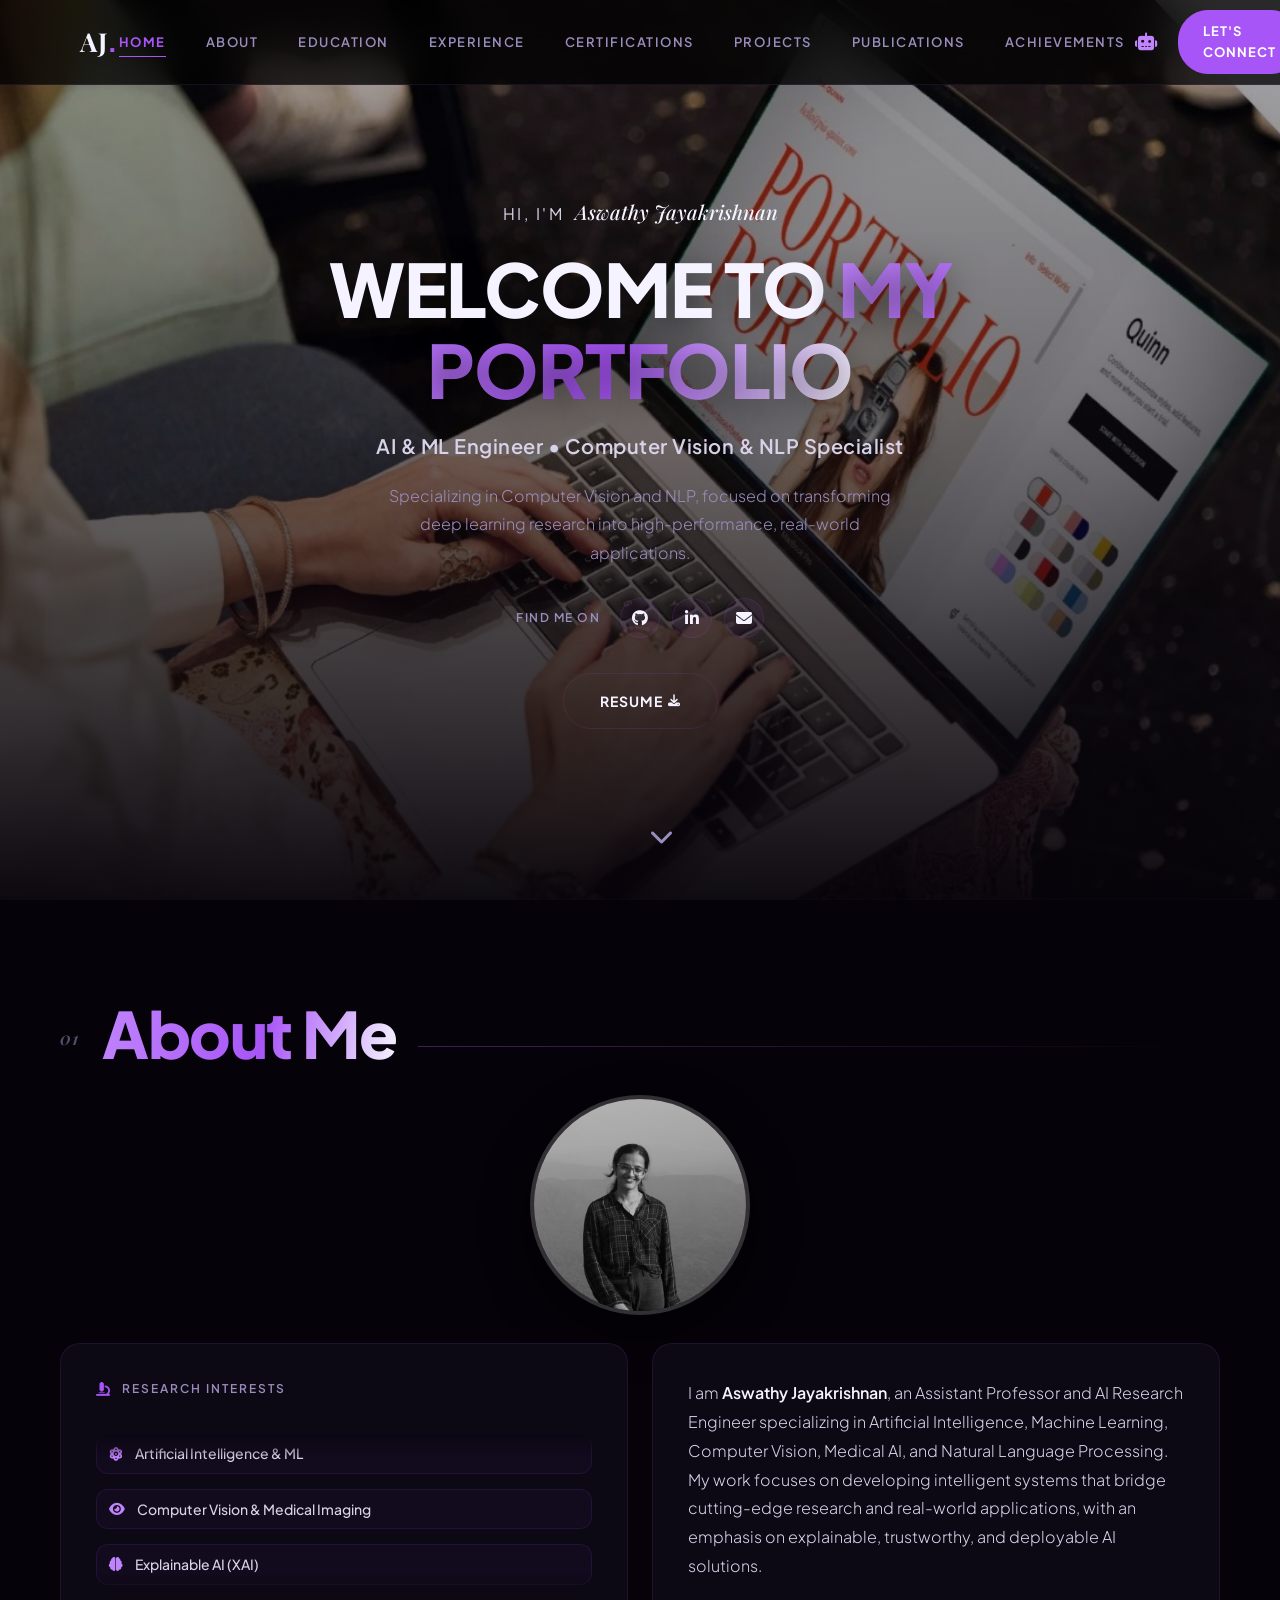
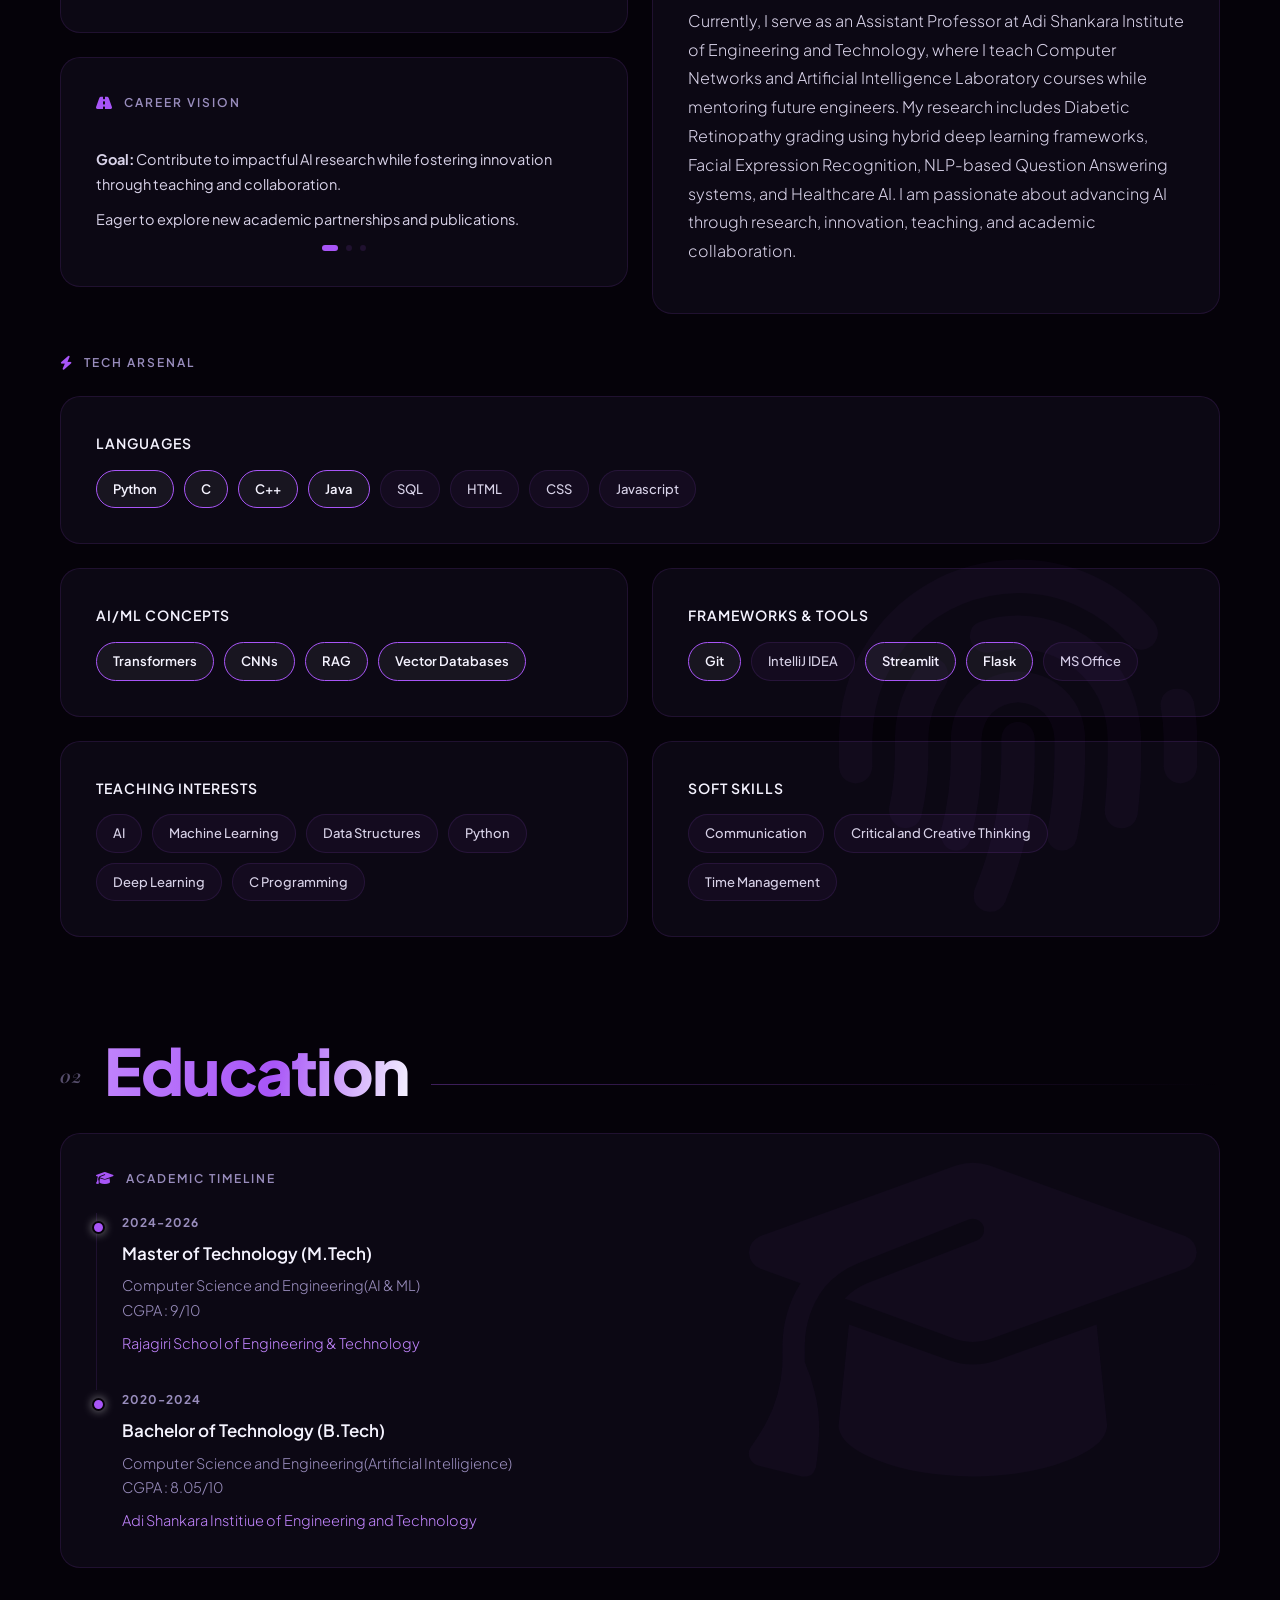
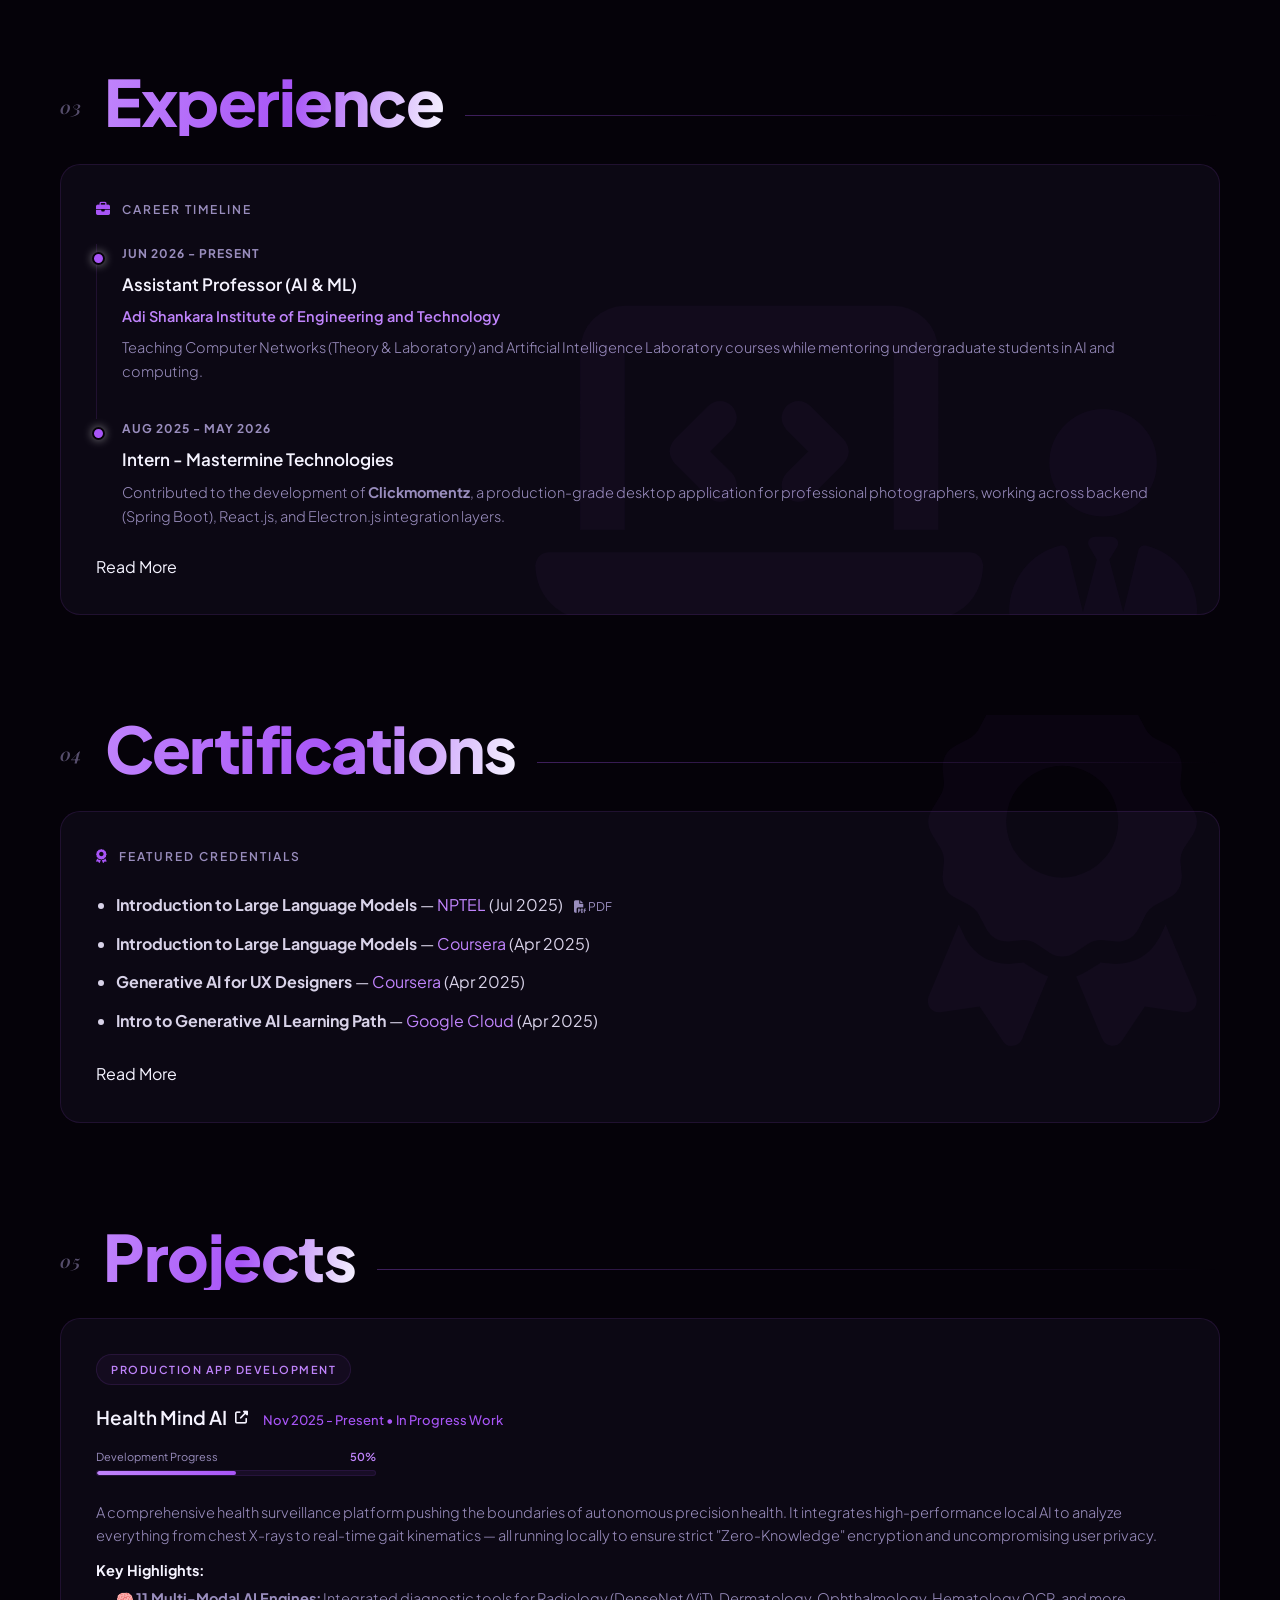
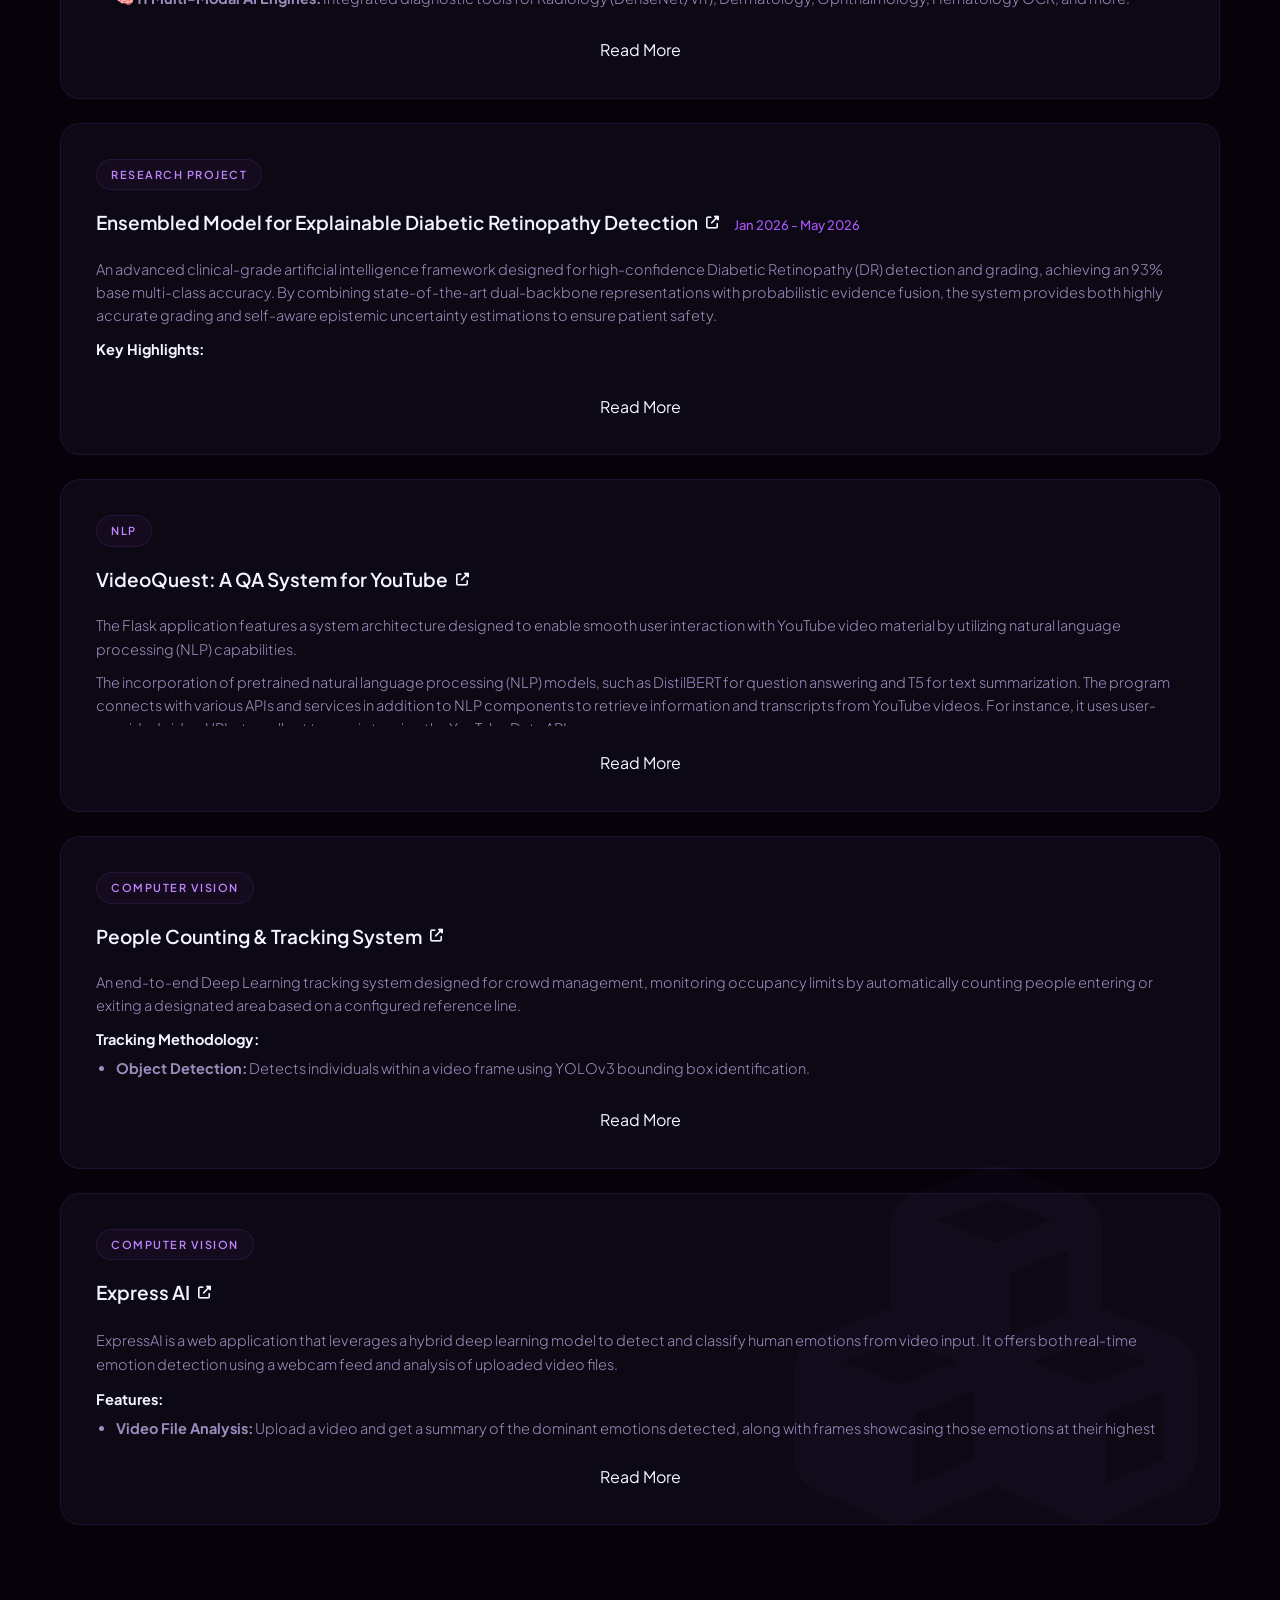
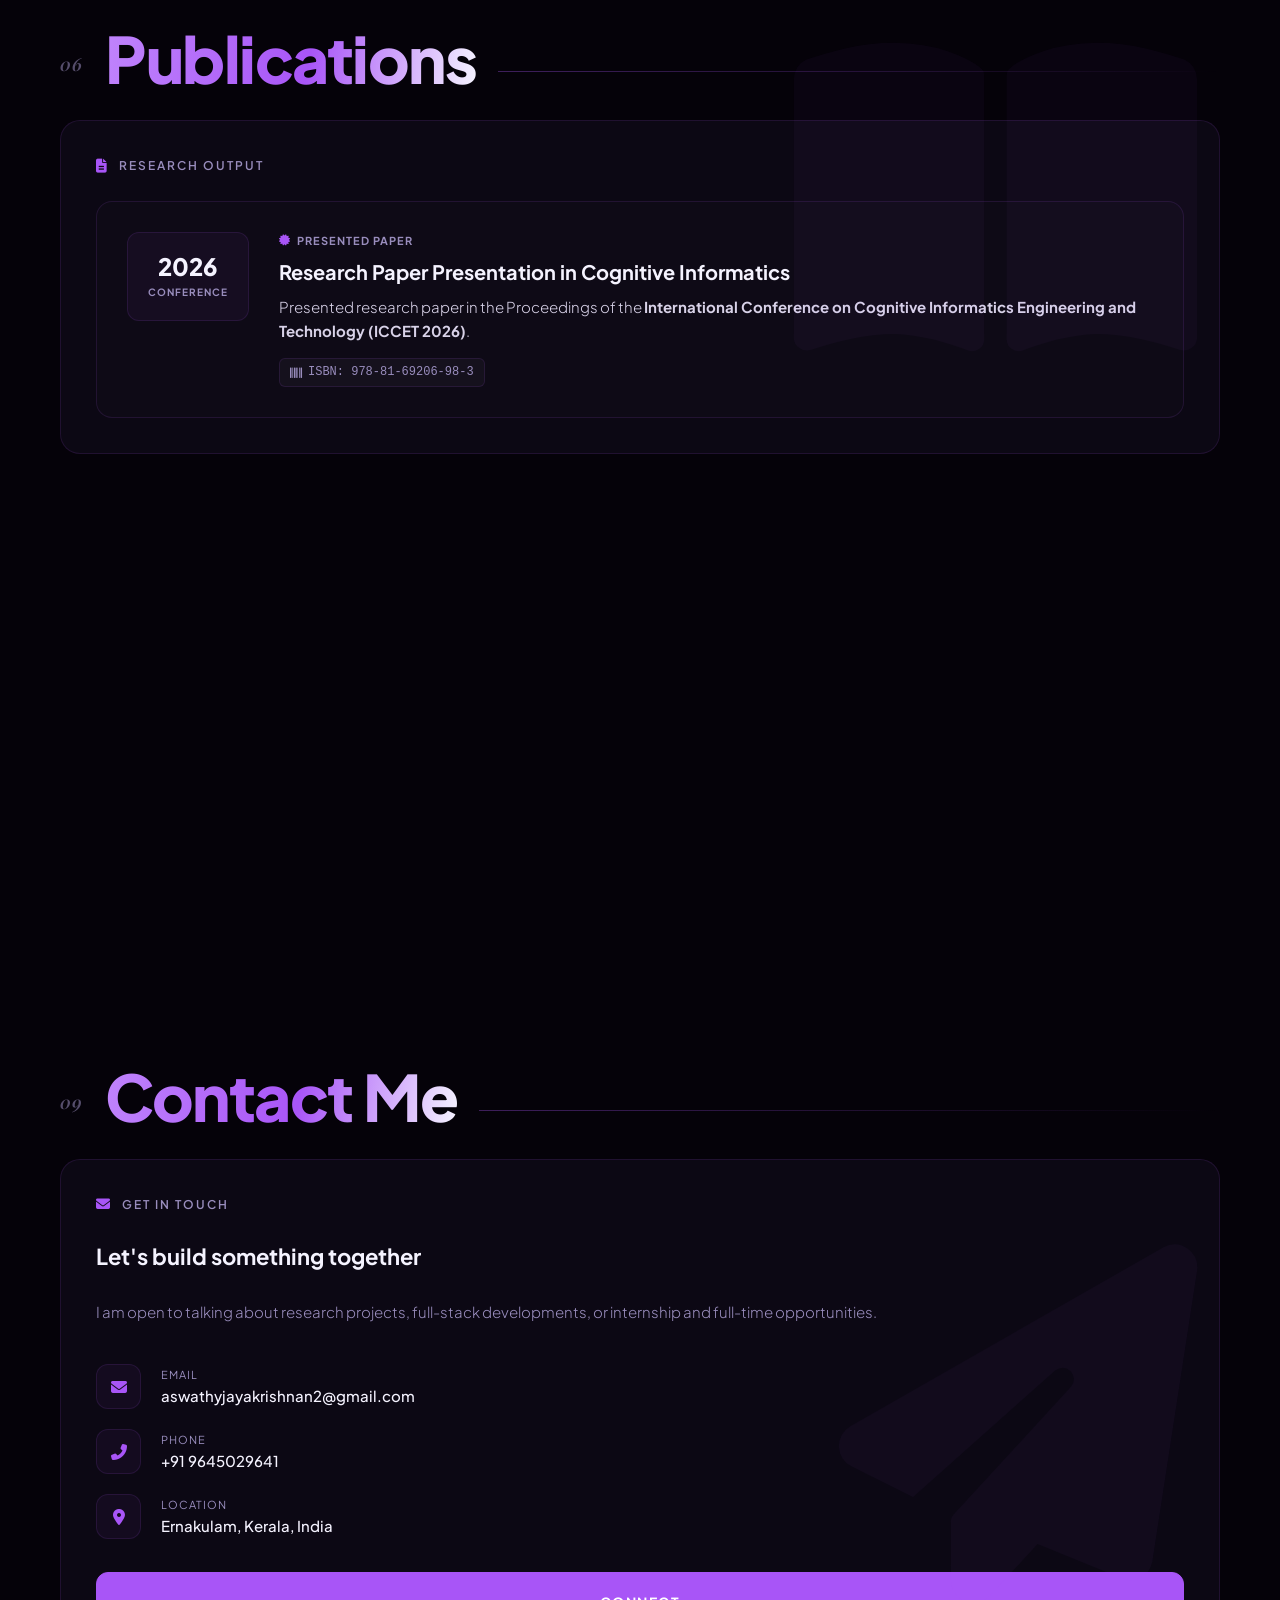
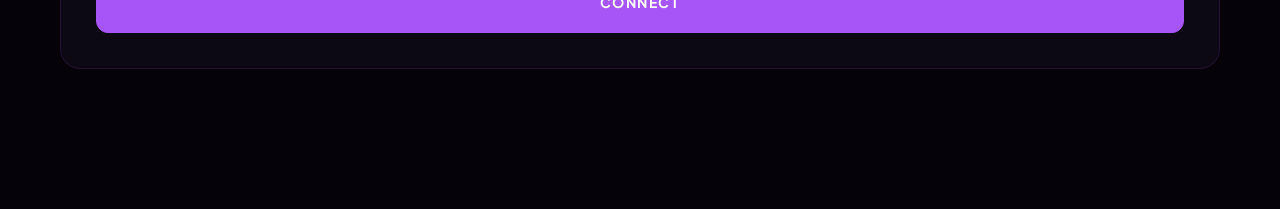
<file: index.html>
<!DOCTYPE html>
<html lang="en">

<head>
  <meta charset="UTF-8">
  <meta name="viewport" content="width=device-width, initial-scale=1.0">
  <title>Aswathy Jayakrishnan | AI Engineer</title>
  <link rel="stylesheet" href="assets/css/style.css">
  <link rel="stylesheet" href="https://cdnjs.cloudflare.com/ajax/libs/font-awesome/6.4.0/css/all.min.css">
  <style>
    /* AI widget & nav icon */
    .nav-ai-btn { background: transparent; border: none; color: var(--text-main); font-size: 16px; cursor: pointer; padding: 6px 10px; display: inline-flex; align-items:center; gap:6px; }
    .nav-ai-btn i { font-size: 18px; color: var(--accent-1); }
    .nav-actions { margin-left: auto; display:flex; gap:10px; align-items:center; }

    /* Dark-mode friendly widget appearance */
    .ai-widget {
      position: fixed;
      right: 24px;
      top: 18%;
      width: 340px;
      max-width: calc(100% - 48px);
      height: 420px;
      background: linear-gradient(180deg, rgba(8,7,13,0.95), rgba(12,10,18,0.98));
      color: #e6e6ee;
      border: 1px solid rgba(255,255,255,0.03);
      box-shadow: 0 10px 40px rgba(2,6,23,0.6);
      border-radius: 12px;
      overflow: hidden;
      z-index: 9999;
      transform: translateX(12px);
      opacity:0;
      transition: all 220ms ease;
      pointer-events: none;
      display:flex;
      flex-direction:column;
      backdrop-filter: blur(6px);
    }
    .ai-widget.open { transform: translateX(0); opacity:1; pointer-events:auto; }

    .ai-widget-header {
      display:flex;
      align-items:center;
      justify-content:space-between;
      padding:10px 12px;
      border-bottom:1px solid rgba(255,255,255,0.03);
      background: linear-gradient(90deg, rgba(168,85,247,0.03), rgba(58,140,255,0.02));
      color: #e6e6ee;
    }
    .ai-widget-title { font-weight:600; font-size:14px; color: #f3f3f7; display:flex; gap:8px; align-items:center;}
    .ai-widget-title i { color: var(--accent-1); }
    .ai-widget-close { background:transparent; border:none; font-size:14px; cursor:pointer; color:rgba(230,230,238,0.8); }

    .ai-widget-body { padding:12px; overflow:auto; flex:1; background:transparent; }
    .ai-widget-footer { padding:8px; border-top:1px solid rgba(255,255,255,0.02); display:flex; gap:8px; align-items:center; }

    .ai-widget .assistant-chat-window { max-height: calc(100% - 44px); overflow:auto; padding-right:6px; }

    /* Chat message layout and bubbles */
    .assistant-message { display:flex; gap:10px; margin-bottom:12px; align-items:flex-start; }
    .assistant-avatar { width:34px; height:34px; border-radius:50%; display:flex; align-items:center; justify-content:center; background: rgba(255,255,255,0.02); color: var(--accent-1); flex:0 0 34px; }
    .assistant-message .assistant-bubble { padding:10px 14px; border-radius:12px; max-width:100%; line-height:1.45; color: #dcdce8; background: rgba(255,255,255,0.02); border: 1px solid rgba(255,255,255,0.02); }

    /* User bubble (right aligned) */
    .assistant-message-user { justify-content:flex-end; }
    .assistant-message-user .assistant-bubble { background: linear-gradient(90deg, #6b46c1, #3a8cff); color: #fff; border: none; border-radius: 18px; }

    /* Bot bubble */
    .assistant-message-bot .assistant-bubble { background: rgba(255,255,255,0.02); color: #e6e6ee; }

    /* Input styling */
    .ai-widget-footer input[type="text"] { flex:1; border-radius:20px; padding:8px 12px; border:1px solid rgba(255,255,255,0.04); background: rgba(255,255,255,0.02); color:#eee; outline:none; }
    .ai-widget-footer input::placeholder { color: rgba(230,230,238,0.5); }
    .ai-widget-footer .btn-secondary { padding:8px 12px; border-radius:20px; }

    @media (max-width:600px){ .ai-widget{ right:12px; left:12px; top:auto; bottom:16px; width:auto; height:360px;} }

  </style>
</head>

<body>
  <canvas id="portfolio-dots-canvas"></canvas>


  <nav class="top-nav">
    <a href="#home" class="nav-logo">AJ<span>.</span></a>
    <div class="nav-links">
      <a href="#home" class="active">Home</a>
      <a href="#about">About</a>
      <a href="#education">Education</a>
      <a href="#experience">Experience</a>
      <a href="#certifications">Certifications</a>
      <a href="#projects">Projects</a>
      <a href="#publications">Publications</a>
      <a href="#achievements">Achievements</a>
    </div>
    <div class="nav-actions">
      <button id="ai-toggle-btn" class="nav-ai-btn" aria-label="Open AI Assistant" title="Open AI Assistant"><i class="fas fa-robot"></i></button>
      <a href="#contact" class="nav-contact-btn contact-trigger">Let's connect</a>
    </div>
    <button class="mobile-menu-toggle" aria-label="Toggle Menu">
      <span class="hamburger-bar"></span>
      <span class="hamburger-bar"></span>
      <span class="hamburger-bar"></span>
    </button>
  </nav>

  <div class="layout">
    <!-- MAIN CONTENT -->
    <main class="main-content" id="cards">

      <!-- ====== HOME PAGE (HERO) ====== -->
      <section class="page-section active hero-section" id="home">
        <div class="hero-content-wrap">
          <p class="hero-eyebrow">Hi, I'm <span class="highlight-name">Aswathy Jayakrishnan</span></p>
          <h1 class="hero-main-title">Welcome to <span class="grad-word">My Portfolio</span></h1>
          <p class="hero-role">AI &amp; ML Engineer &bull; Computer Vision &amp; NLP Specialist</p>
          <p class="hero-desc">
            Specializing in Computer Vision and NLP, focused on transforming deep learning research into
            high-performance, real-world applications.
          </p>

          <div class="hero-find-me">
            <span class="find-me-label">Find Me on</span>
            <div class="find-me-socials">
              <a href="https://github.com/aswathyjk472" target="_blank" title="GitHub"><i
                  class="fab fa-github"></i></a>
              <a href="https://www.linkedin.com/in/aswathyjk472" target="_blank" title="LinkedIn"><i
                  class="fab fa-linkedin-in"></i></a>
              <a href="https://mail.google.com/mail/?view=cm&fs=1&to=aswathyjayakrishnan2@gmail.com" target="_blank"
                title="Email"><i class="fas fa-envelope"></i></a>
            </div>
          </div>

          <div class="hero-actions">
            <a href="assets/resume.pdf" download class="btn-secondary">Resume <i class="fas fa-download"
                style="font-size: 12px; margin-left: 5px;"></i></a>
          </div>
        </div>
        <div class="scroll-down-indicator">
          <a href="#about" aria-label="Scroll down to About section">
            <i class="fas fa-chevron-down"></i>
          </a>
        </div>
      </section>

      <!-- ====== ABOUT PAGE ====== -->
      <section class="page-section" id="about">
        <div class="section-heading span-2">
          <span class="section-heading-index">01</span>
          <h2 class="section-heading-title grad-word">About Me</h2>
        </div>
        <div class="about-photo-showcase span-2">
          <div class="about-photo-flip">
            <div class="about-photo-flip-inner">
              <div class="about-photo-face about-photo-front">
                <img src="profilephoto.jpeg" alt="Aswathy Jayakrishnan">
              </div>
              <div class="about-photo-face about-photo-back">
                <img src="profilephoto.jpeg" alt="Aswathy Jayakrishnan">
              </div>
            </div>
          </div>
        </div>

        <!-- LEFT COLUMN: RESEARCH INTERESTS & CAREER VISION -->
        <div class="about-left-col">

          <!-- Research Interests Card with animated scrolling tag list -->
          <div class="bento-card research-interests-card">
            <div class="title-sm"><i class="fas fa-microscope"></i> Research Interests</div>
            <div class="ticker-wrap">
              <div class="ticker-content">
                <div class="ticker-item"><i class="fas fa-atom"></i> Artificial Intelligence & ML</div>
                <div class="ticker-item"><i class="fas fa-eye"></i> Computer Vision & Medical Imaging</div>
                <div class="ticker-item"><i class="fas fa-brain"></i> Explainable AI (XAI)</div>
                <div class="ticker-item"><i class="fas fa-network-wired"></i> Deep Learning & Transformers</div>
                <div class="ticker-item"><i class="fas fa-language"></i> Natural Language Processing</div>
                <div class="ticker-item"><i class="fas fa-project-diagram"></i> Multimodal AI Systems</div>
                <div class="ticker-item"><i class="fas fa-heartbeat"></i> Healthcare & Diagnostics AI</div>
                <div class="ticker-item"><i class="fas fa-shield-alt"></i> Uncertainty-Aware Learning</div>
                <div class="ticker-item"><i class="fas fa-users-cog"></i> Human-Centered AI</div>

                <!-- Duplicate for seamless scrolling -->
                <div class="ticker-item"><i class="fas fa-atom"></i> Artificial Intelligence & ML</div>
                <div class="ticker-item"><i class="fas fa-eye"></i> Computer Vision & Medical Imaging</div>
                <div class="ticker-item"><i class="fas fa-brain"></i> Explainable AI (XAI)</div>
                <div class="ticker-item"><i class="fas fa-network-wired"></i> Deep Learning & Transformers</div>
                <div class="ticker-item"><i class="fas fa-language"></i> Natural Language Processing</div>
              </div>
            </div>
          </div>

          <!-- Career Vision Card with smooth slide/fade animations -->
          <div class="bento-card career-vision-card">
            <div class="title-sm"><i class="fas fa-road"></i> Career Vision</div>
            <div class="vision-slider">
              <div class="vision-slide active">
                <p style="margin-bottom: 10px;"><strong>Goal:</strong> Contribute to impactful AI research while
                  fostering innovation through teaching and collaboration.</p>
                <p>Eager to explore new academic partnerships and publications.</p>
              </div>
              <div class="vision-slide">
                <p style="margin-bottom: 10px;"><strong>Active Search:</strong> Actively seeking opportunities in
                  Research Engineering, AI Research, Doctoral Studies, and Assistant Professor roles.</p>
                <p>Ready to contribute to cutting-edge research teams.</p>
              </div>
              <div class="vision-slide">
                <p style="margin-bottom: 10px;"><strong>Mentorship:</strong> Dedicated to advancing AI technologies and
                  mentoring future computer science innovators.</p>
                <p>Believer in human-centered AI and knowledge sharing.</p>
              </div>
            </div>
            <div class="vision-dots">
              <span class="dot active"></span>
              <span class="dot"></span>
              <span class="dot"></span>
            </div>
          </div>

        </div>

        <!-- RIGHT COLUMN: ABOUT ME -->
        <div class="about-right-col">
          <div class="bento-card">
            <div class="about-text" style="display: flex; flex-direction: column; gap: 14px;">
              <p>I am <strong>Aswathy Jayakrishnan</strong>, an Assistant Professor and AI Research Engineer
                specializing in Artificial Intelligence, Machine Learning, Computer Vision, Medical AI, and Natural
                Language Processing. My work focuses on developing intelligent systems that bridge cutting-edge research
                and real-world applications, with an emphasis on explainable, trustworthy, and deployable AI solutions.
              </p>
              <p>Currently, I serve as an Assistant Professor at Adi Shankara Institute of Engineering and Technology,
                where I teach Computer Networks and Artificial Intelligence Laboratory courses while mentoring future
                engineers. My research includes Diabetic Retinopathy grading using hybrid deep learning frameworks,
                Facial Expression Recognition, NLP-based Question Answering systems, and Healthcare AI. I am passionate
                about advancing AI through research, innovation, teaching, and academic collaboration.</p>
            </div>
          </div>
        </div>

        <!-- TECH ARSENAL HEADER -->
        <div class="title-sm span-2" style="margin-top: 15px; margin-bottom: 0px;"><i class="fas fa-bolt"></i> Tech
          Arsenal</div>

        <!-- Languages -->
        <div class="bento-card span-2">
          <div
            style="font-size: 14px; color: var(--text-main); text-transform: uppercase; letter-spacing: 1px; margin-bottom: 15px; font-weight: 600;">
            Languages</div>
          <div class="skills-wrapper">
            <div class="skill-chip highlight">Python</div>
            <div class="skill-chip highlight">C</div>
            <div class="skill-chip highlight">C++</div>
            <div class="skill-chip highlight">Java</div>
            <div class="skill-chip">SQL</div>
            <div class="skill-chip">HTML</div>
            <div class="skill-chip">CSS</div>
            <div class="skill-chip">Javascript</div>
          </div>
        </div>

        <!-- AI/ML Concepts -->
        <div class="bento-card">
          <div
            style="font-size: 14px; color: var(--text-main); text-transform: uppercase; letter-spacing: 1px; margin-bottom: 15px; font-weight: 600;">
            AI/ML Concepts</div>
          <div class="skills-wrapper">
            <div class="skill-chip highlight">Transformers</div>
            <div class="skill-chip highlight">CNNs</div>
            <div class="skill-chip highlight">RAG</div>
            <div class="skill-chip highlight">Vector Databases</div>
          </div>
        </div>

        <!-- Frameworks & Tools -->
        <div class="bento-card">
          <div
            style="font-size: 14px; color: var(--text-main); text-transform: uppercase; letter-spacing: 1px; margin-bottom: 15px; font-weight: 600;">
            Frameworks & Tools</div>
          <div class="skills-wrapper">
            <div class="skill-chip highlight">Git</div>
            <div class="skill-chip">IntelliJ IDEA</div>
            <div class="skill-chip highlight">Streamlit</div>
            <div class="skill-chip highlight">Flask</div>
            <div class="skill-chip">MS Office</div>
          </div>
        </div>

        <!-- Teaching Interests -->
        <div class="bento-card">
          <div
            style="font-size: 14px; color: var(--text-main); text-transform: uppercase; letter-spacing: 1px; margin-bottom: 15px; font-weight: 600;">
            Teaching Interests</div>
          <div class="skills-wrapper">
            <div class="skill-chip">AI</div>
            <div class="skill-chip">Machine Learning</div>
            <div class="skill-chip">Data Structures</div>
            <div class="skill-chip">Python</div>
            <div class="skill-chip">Deep Learning</div>
            <div class="skill-chip">C Programming</div>
          </div>
        </div>

        <!-- Soft Skills -->
        <div class="bento-card">
          <div
            style="font-size: 14px; color: var(--text-main); text-transform: uppercase; letter-spacing: 1px; margin-bottom: 15px; font-weight: 600;">
            Soft Skills</div>
          <div class="skills-wrapper">
            <div class="skill-chip">Communication</div>
            <div class="skill-chip">Critical and Creative Thinking</div>
            <div class="skill-chip">Time Management</div>
          </div>
        </div>
        <div class="section-bg-icon"><i class="fas fa-fingerprint"></i></div>
      </section>

      <!-- ====== EDUCATION PAGE ====== -->
      <section class="page-section" id="education">
        <div class="section-heading span-2">
          <span class="section-heading-index">02</span>
          <h2 class="section-heading-title grad-word">Education</h2>
        </div>
        <div class="bento-card span-2">
          <div class="title-sm"><i class="fas fa-graduation-cap"></i> Academic Timeline</div>

          <div class="timeline-item">
            <div class="tl-date">2024-2026</div>
            <div class="tl-title">Master of Technology (M.Tech)</div>
            <div class="tl-desc">
              <p>Computer Science and Engineering(AI & ML)
                <br>CGPA : 9/10
              </p>
              <p style="margin-top: 8px; color: var(--accent-1);">Rajagiri School of Engineering & Technology</p>
            </div>
          </div>

          <div class="timeline-item" style="border-left-color:transparent; padding-bottom:0;">
            <div class="tl-date">2020-2024</div>
            <div class="tl-title">Bachelor of Technology (B.Tech)</div>
            <div class="tl-desc">
              <p>Computer Science and Engineering(Artificial Intelligience)
                <br>CGPA : 8.05/10
              </p>
              <p style="margin-top: 8px; color: var(--accent-1);">Adi Shankara Institiue of Engineering and Technology
              </p>

            </div>
          </div>
        </div>
        <div class="section-bg-icon"><i class="fas fa-graduation-cap"></i></div>
      </section>

      <!-- ====== EXPERIENCE PAGE ====== -->
      <section class="page-section" id="experience">
        <div class="section-heading span-2">
          <span class="section-heading-index">03</span>
          <h2 class="section-heading-title grad-word">Experience</h2>
        </div>
        <!-- EXPERIENCE -->
        <div class="bento-card span-2">
          <div class="title-sm"><i class="fas fa-briefcase"></i> Career Timeline</div>

          <div class="timeline-item">
            <div class="tl-date">Jun 2026 - Present</div>
            <div class="tl-title">Assistant Professor (AI & ML)</div>
            <div class="tl-desc">
              <p style="margin-top: 4px; color: var(--accent-1); font-weight: 600; margin-bottom: 6px;">Adi Shankara
                Institute of Engineering and Technology</p>
              <p>Teaching Computer Networks (Theory & Laboratory) and Artificial Intelligence Laboratory courses while
                mentoring undergraduate students in AI and computing.</p>
            </div>
          </div>

          <div class="timeline-item" style="border-left-color:transparent; padding-bottom: 0;">
            <div class="tl-date">Aug 2025 - May 2026</div>
            <div class="tl-title">Intern - Mastermine Technologies</div>
            <div class="tl-desc">
              <p style="margin-bottom: 10px;">Contributed to the development of <strong>Clickmomentz</strong>, a
                production-grade desktop application for professional photographers, working across backend (Spring
                Boot), React.js, and Electron.js integration layers.</p>
            </div>
          </div>

          <div id="experience-more" hidden>
            <div class="timeline-item">
              <div class="tl-date">Dec 2025 - Mar 2026</div>
              <div class="tl-title">Teaching Assistant</div>
              <div class="tl-desc">
                <p style="margin-bottom: 10px;">Guided undergraduate engineering students in Python Programming, Data Structures, and Database Management Systems (DBMS). Conducted code review sessions and assisted faculty in laboratory examinations and coursework grading.</p>
                <div class="skills-wrapper">
                  <span class="skill-chip">Python Programming</span><span class="skill-chip">DBMS &amp; SQL</span>
                  <span class="skill-chip">Data Structures</span><span class="skill-chip">Student Mentoring</span>
                </div>
              </div>
            </div>
            <div class="timeline-item" style="border-left-color:transparent; padding-bottom:0;">
              <div class="tl-date">May 2023 - Jun 2023</div>
              <div class="tl-title">AI / NLP Intern</div>
              <div class="tl-desc">
                <p style="margin-bottom: 10px;">Developed an NLP-based emotion detection system that classifies textual data (tweets) into multiple emotional categories using machine learning techniques. Implemented preprocessing, feature extraction (TF-IDF), and classification models for emotion prediction.</p>
                <div class="skills-wrapper">
                  <span class="skill-chip highlight">Natural Language Processing</span><span class="skill-chip highlight">Python</span>
                  <span class="skill-chip highlight">TF-IDF</span><span class="skill-chip">Scikit-Learn</span><span class="skill-chip">Sentiment Analysis</span>
                </div>
                <a href="https://github.com/aswathyjk472/Tweet-Emotion-Recognition" target="_blank" rel="noopener noreferrer">View Tweet Emotion Recognition Project on GitHub</a>
              </div>
            </div>
          </div>
          <div class="section-read-more-wrap">
            <button type="button" class="section-read-more-btn" data-expand-toggle="experience-more" aria-expanded="false" aria-controls="experience-more"><span>Read More</span></button>
          </div>
        </div>
        <div class="section-bg-icon" style="display: flex; gap: 2vw; align-items: baseline;"><i
            class="fas fa-laptop-code"></i><i class="fas fa-user-tie" style="font-size: 0.6em;"></i></div>
      </section>

      <!-- ====== CERTIFICATIONS PAGE ====== -->
      <section class="page-section" id="certifications">
        <div class="section-heading span-2">
          <span class="section-heading-index">04</span>
          <h2 class="section-heading-title grad-word">Certifications</h2>
        </div>

        <!-- Featured Certifications Overview -->
        <div class="bento-card span-2">
          <div class="title-sm"><i class="fas fa-award"></i> Featured Credentials</div>

          <ul style="margin-left: 20px; color: var(--text-secondary); line-height: 1.8; margin-bottom: 10px;">
            <li style="margin-bottom: 10px;">
              <strong>Introduction to Large Language Models</strong> &mdash; <span
                style="color: var(--accent-1);">NPTEL</span> (Jul 2025)
              <a href="assets/nptel_certificate.pdf" target="_blank"
                style="margin-left: 8px; color: var(--text-muted); font-size: 12px; text-decoration: none;">
                <i class="fas fa-file-pdf"></i> PDF
              </a>
            </li>
            <li style="margin-bottom: 10px;">
              <strong>Introduction to Large Language Models</strong> &mdash; <span
                style="color: var(--accent-1);">Coursera</span> (Apr 2025)
            </li>
            <li style="margin-bottom: 10px;">
              <strong>Generative AI for UX Designers</strong> &mdash; <span
                style="color: var(--accent-1);">Coursera</span> (Apr 2025)
            </li>
            <li style="margin-bottom: 10px;">
              <strong>Intro to Generative AI Learning Path</strong> &mdash; <span style="color: var(--accent-1);">Google
                Cloud</span> (Apr 2025)
            </li>
          </ul>

          <div id="certifications-more" hidden>
            <ul style="margin-left: 20px; color: var(--text-secondary); line-height: 1.8;">
              <li><strong>Prompt Engineering</strong> — Infosys Springboard (Apr 2025)</li>
              <li><strong>Training &amp; Internship in Python/AI</strong> — LCC Computer Education (Jun 2022)</li>
              <li><strong>Introduction to Python</strong> — HCL GUVI (Verified)</li>
              <li><strong>Introduction to Python &amp; Cybersecurity</strong> — DevTown (Verified)</li>
              <li><strong>Introduction to Microsoft Excel</strong> — Coursera Project Network (Dec 2024)</li>
            </ul>
          </div>
          <div class="section-read-more-wrap">
            <button type="button" class="section-read-more-btn" data-expand-toggle="certifications-more" aria-expanded="false" aria-controls="certifications-more"><span>Read More</span></button>
          </div>
        </div>

        <div class="section-bg-icon"><i class="fas fa-award"></i></div>
      </section>

      <!-- ====== PROJECTS PAGE ====== -->
      <section class="page-section" id="projects">
        <div class="section-heading span-2">
          <span class="section-heading-index">05</span>
          <h2 class="section-heading-title grad-word">Projects</h2>
        </div>

        <!-- PROJECT 1 -->
        <div class="bento-card span-2">
          <div class="project-card">
            <div>
              <div class="proj-cat">Production App Development</div>
              <div class="proj-title" style="display: flex; align-items: baseline; gap: 15px; flex-wrap: wrap;">
                <a href="#" style="display: inline-flex; align-items: center; gap: 8px;">
                  Health Mind AI <i class="fas fa-external-link-alt" style="font-size: 13px;"></i>
                </a>
                <span style="font-size: 13px; color: var(--accent-2); font-weight: 500;">Nov 2025 - Present &bull; In
                  Progress Work</span>
              </div>
              <!-- Progress Bar -->
              <div class="proj-progress-container" style="margin-top: 15px; max-width: 280px; margin-bottom: 5px;">
                <div
                  style="display: flex; justify-content: space-between; font-size: 11px; color: var(--text-muted); margin-bottom: 5px;">
                  <span>Development Progress</span>
                  <span style="font-weight: 600; color: var(--accent-1);">50%</span>
                </div>
                <div class="proj-progress-bar">
                  <div class="proj-progress-fill"></div>
                </div>
              </div>
            </div>
            <div class="proj-desc expandable-project" id="project-details-1" data-collapsed="true"
              style="-webkit-line-clamp: unset; line-clamp: unset; display: block;">
              <p style="margin-bottom: 10px; line-height: 1.6;">A comprehensive health surveillance platform pushing the
                boundaries of autonomous precision health. It integrates high-performance local AI to analyze everything
                from chest X-rays to real-time gait kinematics — all running locally to ensure strict "Zero-Knowledge"
                encryption and uncompromising user privacy.</p>

              <strong style="color: var(--text-main);">Key Highlights:</strong>
              <ul
                style="margin-left: 20px; list-style-type: none; margin-bottom: 15px; margin-top: 5px; line-height: 1.6;">
                <li style="margin-bottom: 5px;">🧠 <strong>11 Multi-Modal AI Engines:</strong> Integrated diagnostic
                  tools for Radiology (DenseNet/ViT), Dermatology, Ophthalmology, Hematology OCR, and more.</li>
                <li style="margin-bottom: 5px;">🔒 <strong>Uncompromised Privacy:</strong> Built a HIPAA-ready,
                  AES-256-GCM encrypted "Shielded Health Vault" featuring biometric passkeys and federated learning
                  readiness.</li>
                <li style="margin-bottom: 5px;">🤖 <strong>Local AI Companion:</strong> Deployed localized LLMs (Qwen
                  2.5) with Identity-Aware RAG for private visual Q&A on medical reports.</li>
                <li>⚙️ <strong>Neurological Suite:</strong> Implemented real-time MediaPipe-powered gait analysis and
                  vocal biomarker detection for early neurological monitoring.</li>
              </ul>

              <strong style="color: var(--text-main);">Core Technologies & Skills:</strong>
              <div class="skills-wrapper" style="margin-top: 10px;">
                <div class="skill-chip">Next.js</div>
                <div class="skill-chip">FastAPI</div>
                <div class="skill-chip">PyTorch</div>
                <div class="skill-chip">Python</div>
                <div class="skill-chip">RAG</div>
                <div class="skill-chip">Vector Databases</div>
                <div class="skill-chip">OCR</div>
                <div class="skill-chip">Zero Trust Security</div>
                <div class="skill-chip">HL7 & FHIR Standards</div>
              </div>
              <button type="button" class="section-read-more-btn project-read-more" data-expand-toggle="project-details-1" aria-expanded="false" aria-controls="project-details-1"><span>Read More</span></button>
            </div>
          </div>
        </div>

        <!-- PROJECT 2 (DR Detection) -->
        <div class="bento-card span-2">
          <div class="project-card">
            <div>
              <div class="proj-cat">Research Project</div>
              <div class="proj-title" style="display: flex; align-items: baseline; gap: 15px; flex-wrap: wrap;">
                <a href="https://github.com/aswathyjk472/Diabetic-Retinopathy-Hybrid-Model" target="_blank"
                  style="display: inline-flex; align-items: center; gap: 8px;">
                  Ensembled Model for Explainable Diabetic Retinopathy Detection <i class="fas fa-external-link-alt"
                    style="font-size: 13px;"></i>
                </a>
                <span style="font-size: 13px; color: var(--accent-2); font-weight: 500;">Jan 2026 - May 2026</span>
              </div>
            </div>
            <div class="proj-desc expandable-project" id="project-details-2" data-collapsed="true"
              style="-webkit-line-clamp: unset; line-clamp: unset; display: block;">
              <p style="margin-bottom: 10px; line-height: 1.6;">An advanced clinical-grade artificial intelligence
                framework designed for high-confidence Diabetic Retinopathy (DR) detection and grading, achieving an 93%
                base multi-class accuracy. By combining state-of-the-art dual-backbone representations with
                probabilistic evidence fusion, the system provides both highly accurate grading and self-aware epistemic
                uncertainty estimations to ensure patient safety.</p>

              <strong style="color: var(--text-main);">Key Highlights:</strong>
              <ul
                style="margin-left: 20px; list-style-type: none; margin-bottom: 15px; margin-top: 5px; line-height: 1.6;">
                <li style="margin-bottom: 5px;">🧠 <strong>Dual-Backbone Feature Fusion:</strong> Combines a
                  Convolutional Neural Network (ConvNeXt-Tiny) and a Vision Transformer (Swin-Tiny) to capture both
                  micro-scale lesions (e.g., hemorrhages) and macro-scale structural anomalies in retinal scans.</li>
                <li style="margin-bottom: 5px;">🛡️ <strong>Evidential Deep Learning (EDL):</strong> Implements
                  Dempster-Shafer (DS) evidence combination on network heads, parameterizing Dirichlet distributions to
                  model explicit epistemic uncertainty, warning clinicians of out-of-distribution/noisy images.</li>
                <li style="margin-bottom: 5px;">📊 <strong>Clinical Referral System:</strong> Employs a reject-option
                  model simulation where high-uncertainty scans (approx. 20-30%) are referred to human specialists,
                  lowering Expected Calibration Error (ECE) and boosting accuracy on the remaining automated
                  cohort.</li>
                <li style="margin-bottom: 5px;">👁️ <strong>Ben Graham Contrast Filter:</strong> Performs specialized
                  image preprocessing, including black boundary cropping and local contrast enhancement (Gaussian blur
                  subtraction) to highlight subtle pathological details.</li>
                <li style="margin-bottom: 5px;">🧠 <strong>Interactive Explainable Interface:</strong> Features a
                  real-time Streamlit dashboard showing dynamic Grad-CAM heatmaps with interactive coordinate hover
                  tooltips pointing out critical diagnostic zones.</li>
              </ul>

              <strong style="color: var(--text-main);">Core Technologies & Skills:</strong>
              <div class="skills-wrapper" style="margin-top: 10px;">
                <div class="skill-chip">PyTorch</div>
                <div class="skill-chip">Vision Transformers (Swin)</div>
                <div class="skill-chip">CNNs (ConvNeXt)</div>
                <div class="skill-chip">Evidential Deep Learning</div>
                <div class="skill-chip">Dempster-Shafer Theory</div>
                <div class="skill-chip">Grad-CAM</div>
                <div class="skill-chip">Streamlit</div>
                <div class="skill-chip">OpenCV</div>
                <div class="skill-chip">Plotly</div>
                <div class="skill-chip">Python</div>
              </div>
              <button type="button" class="section-read-more-btn project-read-more" data-expand-toggle="project-details-2" aria-expanded="false" aria-controls="project-details-2"><span>Read More</span></button>
            </div>
          </div>
        </div>

        <!-- PROJECT 3 -->
        <div class="bento-card span-2">
          <div class="project-card">
            <div>
              <div class="proj-cat">NLP</div>
              <div class="proj-title">
                <a href="https://github.com/aswathyjk472/VideoQuest" target="_blank"
                  style="display: inline-flex; align-items: center; gap: 8px;">
                  VideoQuest: A QA System for YouTube <i class="fas fa-external-link-alt" style="font-size: 13px;"></i>
                </a>
              </div>
            </div>
            <div class="proj-desc expandable-project" id="project-details-3" data-collapsed="true"
              style="-webkit-line-clamp: unset; line-clamp: unset; display: block;">
              <p style="margin-bottom: 10px; line-height: 1.6;">The Flask application features a system architecture
                designed to enable smooth user interaction with YouTube video material by utilizing natural language
                processing (NLP) capabilities.</p>
              <p style="margin-bottom: 12px; line-height: 1.6;">The incorporation of pretrained natural language
                processing (NLP) models, such as DistilBERT for question answering and T5 for text summarization. The
                program connects with various APIs and services in addition to NLP components to retrieve information
                and transcripts from YouTube videos. For instance, it uses user-provided video URLs to collect
                transcripts using the YouTube Data API.</p>
              <p style="margin-bottom: 15px; line-height: 1.6;">Using HTML templates, the application's user interface
                is produced and sent to the client browser using Flask's template rendering system. In order to
                encourage user involvement and engagement, these templates include dynamic features like form inputs,
                result displays, and interactive components.</p>

              <strong style="color: var(--text-main);">Core Technologies:</strong>
              <div class="skills-wrapper" style="margin-top: 10px;">
                <div class="skill-chip">Flask</div>
                <div class="skill-chip">DistilBERT</div>
                <div class="skill-chip">T5</div>
                <div class="skill-chip">NLP</div>
                <div class="skill-chip">YouTube Data API</div>
                <div class="skill-chip">HTML/CSS/JS</div>
              </div>
              <button type="button" class="section-read-more-btn project-read-more" data-expand-toggle="project-details-3" aria-expanded="false" aria-controls="project-details-3"><span>Read More</span></button>
            </div>
          </div>
        </div>

        <!-- PROJECT 4 -->
        <div class="bento-card span-2">
          <div class="project-card">
            <div>
              <div class="proj-cat">Computer Vision</div>
              <div class="proj-title">
                <a href="https://github.com/aswathyjk472/People-Counting-System" target="_blank"
                  style="display: inline-flex; align-items: center; gap: 8px;">
                  People Counting & Tracking System <i class="fas fa-external-link-alt" style="font-size: 13px;"></i>
                </a>
              </div>
            </div>
            <div class="proj-desc expandable-project" id="project-details-4" data-collapsed="true"
              style="-webkit-line-clamp: unset; line-clamp: unset; display: block;">
              <p style="margin-bottom: 10px; line-height: 1.6;">An end-to-end Deep Learning tracking system designed for
                crowd management, monitoring occupancy limits by automatically counting people entering or exiting a
                designated area based on a configured reference line.</p>

              <strong style="color: var(--text-main);">Tracking Methodology:</strong>
              <ul
                style="margin-left: 20px; list-style-type: disc; margin-bottom: 15px; margin-top: 5px; line-height: 1.6;">
                <li style="margin-bottom: 3px;"><strong>Object Detection:</strong> Detects individuals within a video
                  frame using YOLOv3 bounding box identification.</li>
                <li style="margin-bottom: 3px;"><strong>Centroid Tracking:</strong> Registers and computes the geometric
                  centroid for each person, and assigns a constant unique Object ID.</li>
                <li style="margin-bottom: 3px;"><strong>Continuous Monitoring:</strong> Calculates Euclidean distance
                  across successive frames to map similarity metrics, tracking individuals reliably.</li>
                <li><strong>In/Out Operations:</strong> Evaluates directional flow relative to the reference line,
                  incrementing up/down counters in real-time.</li>
              </ul>

              <strong style="color: var(--text-main);">Core Technologies:</strong>
              <div class="skills-wrapper" style="margin-top: 10px;">
                <div class="skill-chip">Python</div>
                <div class="skill-chip">OpenCV (cv2)</div>
                <div class="skill-chip">YOLOv3 Weights</div>
                <div class="skill-chip">NumPy</div>
                <div class="skill-chip">Centroid Tracker</div>
              </div>
              <button type="button" class="section-read-more-btn project-read-more" data-expand-toggle="project-details-4" aria-expanded="false" aria-controls="project-details-4"><span>Read More</span></button>
            </div>
          </div>
        </div>

        <!-- PROJECT 5 (Express AI) -->
        <div class="bento-card span-2">
          <div class="project-card">
            <div>
              <div class="proj-cat">Computer Vision</div>
              <div class="proj-title">
                <a href="https://github.com/aswathyjk472/Occlusion-based-FER" target="_blank"
                  style="display: inline-flex; align-items: center; gap: 8px;">
                  Express AI <i class="fas fa-external-link-alt" style="font-size: 13px;"></i>
                </a>
              </div>
            </div>
            <div class="proj-desc expandable-project" id="project-details-5" data-collapsed="true"
              style="-webkit-line-clamp: unset; line-clamp: unset; display: block;">
              <p style="margin-bottom: 10px;">ExpressAI is a web application that leverages a hybrid deep learning model
                to detect and classify human emotions from video input. It offers both real-time emotion detection using
                a webcam feed and analysis of uploaded video files.</p>

              <strong style="color: var(--text-main);">Features:</strong>
              <ul style="margin-left: 20px; margin-bottom: 15px; margin-top: 5px; line-height: 1.6;">
                <li><strong>Video File Analysis:</strong> Upload a video and get a summary of the dominant emotions
                  detected, along with frames showcasing those emotions at their highest probability.</li>
                <li><strong>Real-time Emotion Detection:</strong> Utilize your webcam for live emotion analysis,
                  displaying the detected emotions and their probabilities.</li>
                <li><strong>Intuitive User Interface:</strong> A clean and responsive web interface built with Flask and
                  HTML/CSS/JavaScript for easy interaction.</li>
                <li><strong>Emotion Labels:</strong> Detects 'Angry', 'Disgust', 'Fear', 'Happy', 'Sad', 'Surprise',
                  'Neutral'.</li>
                <li><strong>Progress Tracking:</strong> For video analysis, a progress bar and loading indicator keep
                  you informed about the processing status.</li>
              </ul>

              <strong style="color: var(--text-main);">Technologies Used:</strong>
              <div class="skills-wrapper" style="margin-top: 10px;">
                <div class="skill-chip">Flask</div>
                <div class="skill-chip">OpenCV (cv2)</div>
                <div class="skill-chip">TensorFlow/Keras</div>
                <div class="skill-chip">RetinaFace</div>
                <div class="skill-chip">HTML/CSS/JS</div>
                <div class="skill-chip">PIL (Pillow)</div>
              </div>
              <button type="button" class="section-read-more-btn project-read-more" data-expand-toggle="project-details-5" aria-expanded="false" aria-controls="project-details-5"><span>Read More</span></button>
            </div>
          </div>
        </div>
        <div class="section-bg-icon"><i class="fas fa-cubes"></i></div>
      </section>

      <!-- ====== PUBLICATIONS PAGE ====== -->
      <section class="page-section" id="publications">
        <div class="section-heading span-2">
          <span class="section-heading-index">06</span>
          <h2 class="section-heading-title grad-word">Publications</h2>
        </div>
        <div class="bento-card span-2">
          <div class="title-sm"><i class="fas fa-file-alt"></i> Research Output</div>
          <div class="publication-card">
            <div class="pub-badge">
              <span class="pub-year">2026</span>
              <span class="pub-type">Conference</span>
            </div>
            <div class="pub-content">
              <div class="pub-status"><i class="fas fa-certificate"></i> Presented Paper</div>
              <h3 class="pub-title">Research Paper Presentation in Cognitive Informatics</h3>
              <p class="pub-venue">
                Presented research paper in the Proceedings of the <strong>International Conference on Cognitive
                  Informatics Engineering and Technology (ICCET 2026)</strong>.
              </p>
              <div class="pub-meta">
                <span class="pub-isbn"><i class="fas fa-barcode"></i> ISBN: 978-81-69206-98-3</span>
              </div>
            </div>
          </div>
        </div>
        <div class="section-bg-icon"><i class="fas fa-book-open"></i></div>
      </section>

      <!-- ====== ACHIEVEMENTS PAGE ====== -->
      <section class="page-section" id="achievements">
        <div class="section-heading span-2">
          <span class="section-heading-index">07</span>
          <h2 class="section-heading-title grad-word">Achievements</h2>
        </div>
        <div class="bento-card span-2">
          <div class="title-sm"><i class="fas fa-trophy"></i> Honors &amp; Recognition</div>
          <a href="file:///C:/Users/aswat/Downloads/Introduction%20to%20Large%20Language%20Models%20(LLMs).pdf"
            target="_blank" style="text-decoration: none; color: inherit; display: block;">
            <div class="publication-card">
              <div class="pub-badge" style="padding: 15px;">
                <span class="pub-year" style="font-size: 20px;">2025</span>
                <span class="pub-type">NPTEL</span>
              </div>
              <div class="pub-content">
                <div class="pub-status"><i class="fas fa-medal"></i> Elite Certification</div>
                <h3 class="pub-title">Elite Nptel certification</h3>
                <p class="pub-venue">
                  Successfully completed a 12-week NPTEL online course on <strong>Introduction to Large Language Models
                    (LLMs)</strong> offered by the Indian Institute of Technology Madras (IIT Madras) during
                  July–October 2025. Earned an Elite certification with an overall score of 75%, demonstrating academic
                  engagement with the field of Large Language Models and modern AI technologies.
                </p>
              </div>
            </div>
          </a>
        </div>
        <div class="section-bg-icon"><i class="fas fa-award"></i></div>
      </section>


      <!-- ====== CONTACT PAGE ====== -->
      <section class="page-section" id="contact">
        <div class="section-heading span-2">
          <span class="section-heading-index">09</span>
          <h2 class="section-heading-title grad-word">Contact Me</h2>
        </div>
        <div class="bento-card span-2">
          <div class="title-sm"><i class="fas fa-envelope"></i> Get In Touch</div>
          <div class="contact-layout">
            <div class="contact-info-panel">
              <h3 class="contact-info-title">Let's build something together</h3>
              <p class="contact-info-text">
                I am open to talking about research projects, full-stack developments, or internship and full-time
                opportunities.
              </p>

              <div class="contact-details-grid">
                <div class="contact-detail-item">
                  <div class="icon-wrap"><i class="fas fa-envelope"></i></div>
                  <div class="detail-content">
                    <span class="detail-label">Email</span>
                    <a href="https://mail.google.com/mail/?view=cm&fs=1&to=aswathyjayakrishnan2@gmail.com"
                      target="_blank" class="detail-value">aswathyjayakrishnan2@gmail.com</a>
                  </div>
                </div>

                <div class="contact-detail-item">
                  <div class="icon-wrap"><i class="fas fa-phone-alt"></i></div>
                  <div class="detail-content">
                    <span class="detail-label">Phone</span>
                    <span class="detail-value">+91 9645029641</span>
                  </div>
                </div>

                <div class="contact-detail-item">
                  <div class="icon-wrap"><i class="fas fa-map-marker-alt"></i></div>
                  <div class="detail-content">
                    <span class="detail-label">Location</span>
                    <span class="detail-value">Ernakulam, Kerala, India</span>
                  </div>
                </div>
              </div>

              <div class="contact-form-panel">
                <a href="https://mail.google.com/mail/?view=cm&fs=1&to=aswathyjayakrishnan2@gmail.com" target="_blank"
                  class="btn-submit">Connect</a>
              </div>
            </div>
          </div>
        </div>
        <div class="section-bg-icon"><i class="fas fa-paper-plane"></i></div>
      </section>

    </main>
  </div>

  <!-- AI floating widget -->
  <div class="ai-widget" id="ai-widget" aria-hidden="true" role="dialog" aria-label="AI Assistant Chat">
    <div class="ai-widget-header">
      <div class="ai-widget-title"><i class="fas fa-robot"></i><span style="font-size:13px;">Assistant</span></div>
      <div>
        <button id="ai-minimize-btn" class="ai-widget-close" aria-label="Minimize assistant">_</button>
        <button id="ai-close-btn" class="ai-widget-close" aria-label="Close assistant">&times;</button>
      </div>
    </div>
    <div class="ai-widget-body">
      <!-- Reuse assistant chat window content -->
      <div class="assistant-chat-window" aria-live="polite">
        <div class="assistant-message assistant-message-bot">
          <span class="assistant-avatar"><i class="fas fa-sparkles"></i></span>
          <div class="assistant-bubble">
            Hi! I'm Aswathy's portfolio assistant. Click any question on the left to learn more.
          </div>
        </div>
        <div class="assistant-message assistant-message-user">
          <span class="assistant-avatar"><i class="fas fa-user"></i></span>
          <div class="assistant-bubble" id="ai-widget-question-output">Who are you?</div>
        </div>
        <div class="assistant-message assistant-message-bot">
          <span class="assistant-avatar"><i class="fas fa-robot"></i></span>
          <div class="assistant-bubble assistant-bubble-answer" id="ai-widget-answer-output">
            I am Aswathy Jayakrishnan, an Assistant Professor and AI &amp; ML Engineer specializing in Computer
            Vision, Medical AI, Natural Language Processing, and research-driven intelligent systems.
          </div>
        </div>
      </div>
    </div>
  </div>

  <script>
    // SPA Dynamic Navigation Logic
    const sections = document.querySelectorAll('.page-section');
    const navLinks = document.querySelectorAll('.nav-links a');
    const mobileMenuToggle = document.querySelector('.mobile-menu-toggle');
    const navLinksContainer = document.querySelector('.nav-links');

    if (mobileMenuToggle && navLinksContainer) {
      mobileMenuToggle.addEventListener('click', () => {
        mobileMenuToggle.classList.toggle('active');
        navLinksContainer.classList.toggle('active');
        document.body.classList.toggle('mobile-menu-open');
      });
    }

    function navigateToSection(targetId) {
      const targetSection = document.getElementById(targetId);
      if (!targetSection) return;

      // Smooth scroll to target section
      targetSection.scrollIntoView({ behavior: 'smooth' });

      // Close mobile menu if open
      if (mobileMenuToggle && mobileMenuToggle.classList.contains('active')) {
        mobileMenuToggle.classList.remove('active');
        navLinksContainer.classList.remove('active');
        document.body.classList.remove('mobile-menu-open');
      }
    }

    // Bind event listener to all internal anchors
    document.addEventListener('click', function (e) {
      const link = e.target.closest('a[href^="#"]');
      if (link) {
        e.preventDefault();
        const targetId = link.getAttribute('href').substring(1);
        navigateToSection(targetId);
        // Update hash in URL
        history.pushState(null, null, `#${targetId}`);
      }
    });

    // Scrollspy using IntersectionObserver
    const observerOptions = {
      root: null,
      rootMargin: '-20% 0px -50% 0px',
      threshold: 0
    };

    const observer = new IntersectionObserver((entries) => {
      entries.forEach(entry => {
        if (entry.isIntersecting) {
          const sectionId = entry.target.getAttribute('id');

          // Add active class to section to trigger entrance animation
          entry.target.classList.add('active');

          // Update navbar links active state
          navLinks.forEach(link => {
            if (link.getAttribute('href') === `#${sectionId}`) {
              link.classList.add('active');
            } else {
              link.classList.remove('active');
            }
          });
        }
      });
    }, observerOptions);

    sections.forEach(section => observer.observe(section));

    // Handle initial hash routing
    window.addEventListener('DOMContentLoaded', () => {
      const hash = window.location.hash;
      if (hash) {
        const targetId = hash.substring(1);
        setTimeout(() => {
          navigateToSection(targetId);
        }, 100);
      } else {
        // Fallback: trigger animation for home section if no hash
        const homeSection = document.getElementById('home');
        if (homeSection) homeSection.classList.add('active');
      }
    });

    // Career Vision Slider
    const slides = document.querySelectorAll('.vision-slide');
    const dots = document.querySelectorAll('.vision-dots .dot');
    let currentSlide = 0;
    let slideInterval;

    function showSlide(index) {
      if (slides.length === 0) return;
      slides.forEach(slide => slide.classList.remove('active'));
      dots.forEach(dot => dot.classList.remove('active'));

      currentSlide = (index + slides.length) % slides.length;
      slides[currentSlide].classList.add('active');
      if (dots[currentSlide]) {
        dots[currentSlide].classList.add('active');
      }
    }

    function nextSlide() {
      showSlide(currentSlide + 1);
    }

    function startSlideShow() {
      stopSlideShow();
      slideInterval = setInterval(nextSlide, 5000);
    }

    function stopSlideShow() {
      if (slideInterval) {
        clearInterval(slideInterval);
      }
    }

    dots.forEach((dot, index) => {
      dot.addEventListener('click', () => {
        showSlide(index);
        startSlideShow(); // Reset interval on manual click
      });
    });

    // Initialize slideshow
    if (slides.length > 0) {
      startSlideShow();
    }

    // Portfolio AI Assistant
    const assistantReplies = {
      intro: {
        question: 'Who are you?',
        answer: `I am Aswathy Jayakrishnan, an Assistant Professor and AI & ML Engineer specializing in Computer Vision, Medical AI, Natural Language Processing, and research-driven intelligent systems.`
      },
      research: {
        question: 'What are your research interests?',
        answer: `My research interests include Artificial Intelligence, Machine Learning, Computer Vision, Medical Imaging, Explainable AI, Deep Learning, Transformers, Natural Language Processing, and multimodal AI systems for real-world impact.`
      },
      projects: {
        question: 'Tell me about your projects',
        answer: `My portfolio features projects such as Health Mind AI, an AI-powered health surveillance platform, an ensembled explainable diabetic retinopathy detection model, and VideoQuest, a question-answering system for YouTube content using NLP.`
      },
      certifications: {
        question: 'What certifications do you have?',
        answer: `I have certifications from NPTEL, Coursera, and Google Cloud, including Introduction to Large Language Models, Generative AI for UX Designers, and Intro to Generative AI Learning Path.`
      },
      contact: {
        question: 'How can I contact you?',
        answer: `You can reach me by email at aswathyjayakrishnan2@gmail.com, by phone at +91 9645029641, or from Ernakulam, Kerala, India. You can also use the Connect button in the Contact section.`
      }
    };

    const assistantButtons = document.querySelectorAll('[data-assistant-question]');
    const assistantQuestionOutput = document.getElementById('assistant-question-output');
    const assistantAnswerOutput = document.getElementById('assistant-answer-output');

    function updateAssistantResponse(key) {
      const selectedReply = assistantReplies[key];
      if (!selectedReply || !assistantQuestionOutput || !assistantAnswerOutput) return;

      assistantQuestionOutput.textContent = selectedReply.question;
      assistantAnswerOutput.textContent = selectedReply.answer;

      assistantButtons.forEach((button) => {
        button.classList.toggle('active', button.dataset.assistantQuestion === key);
      });
    }

    assistantButtons.forEach((button) => {
      button.addEventListener('click', () => {
        updateAssistantResponse(button.dataset.assistantQuestion);
      });
    });

    document.querySelectorAll('.project-read-more').forEach((button) => {
      const projectCard = button.closest('.project-card');
      if (projectCard) projectCard.append(button);
    });

    document.querySelectorAll('[data-expand-toggle]').forEach((button) => {
      button.addEventListener('click', () => {
        const content = document.getElementById(button.getAttribute('aria-controls'));
        if (!content) return;

        const expanded = button.getAttribute('aria-expanded') !== 'true';
        button.setAttribute('aria-expanded', String(expanded));
        if (content.classList.contains('expandable-project')) {
          content.classList.toggle('is-expanded', expanded);
        } else {
          content.hidden = !expanded;
        }
        button.querySelector('span').textContent = expanded ? 'Read Less' : 'Read More';
      });
    });

    // Connection Dots Particle Animation
    const canvas = document.getElementById('portfolio-dots-canvas');
    if (canvas) {
      const ctx = canvas.getContext('2d');
      let particles = [];
      const particleCount = 85;
      const connectionDistance = 110;

      function resizeCanvas() {
        if (canvas) {
          canvas.width = window.innerWidth;
          canvas.height = window.innerHeight;
        }
      }

      window.addEventListener('resize', resizeCanvas);
      resizeCanvas();

      class Particle {
        constructor() {
          this.x = Math.random() * canvas.width;
          this.y = Math.random() * canvas.height;
          this.vx = (Math.random() - 0.5) * 0.7;
          this.vy = (Math.random() - 0.5) * 0.7;
          this.radius = Math.random() * 2 + 1;
          this.color = Math.random() > 0.55 ? 'rgba(168, 85, 247, 0.45)' : 'rgba(245, 243, 255, 0.45)'; // Violet and White
        }

        update() {
          this.x += this.vx;
          this.y += this.vy;

          if (this.x < 0 || this.x > canvas.width) this.vx *= -1;
          if (this.y < 0 || this.y > canvas.height) this.vy *= -1;
        }

        draw() {
          ctx.beginPath();
          ctx.arc(this.x, this.y, this.radius, 0, Math.PI * 2);
          ctx.fillStyle = this.color;
          ctx.fill();
        }
      }

      for (let i = 0; i < particleCount; i++) {
        particles.push(new Particle());
      }

      function animate() {
        ctx.clearRect(0, 0, canvas.width, canvas.height);

        particles.forEach(p => {
          p.update();
          p.draw();
        });

        for (let i = 0; i < particles.length; i++) {
          for (let j = i + 1; j < particles.length; j++) {
            const dx = particles[i].x - particles[j].x;
            const dy = particles[i].y - particles[j].y;
            const dist = Math.sqrt(dx * dx + dy * dy);

            if (dist < connectionDistance) {
              const alpha = (1 - dist / connectionDistance) * 0.16;
              ctx.strokeStyle = `rgba(168, 85, 247, ${alpha})`;
              ctx.lineWidth = 0.8;
              ctx.beginPath();
              ctx.moveTo(particles[i].x, particles[i].y);
              ctx.lineTo(particles[j].x, particles[j].y);
              ctx.stroke();
            }
          }
        }

        requestAnimationFrame(animate);
      }

      animate();
    }

    // Disable right-click on all images
    document.addEventListener('contextmenu', (e) => {
      if (e.target.tagName === 'IMG') {
        e.preventDefault();
      }
    });

    // Disable copy, cut, paste, and image dragging
    document.addEventListener('copy', (e) => e.preventDefault());
    document.addEventListener('cut', (e) => e.preventDefault());
    document.addEventListener('paste', (e) => e.preventDefault());
    document.addEventListener('dragstart', (e) => {
      if (e.target.tagName === 'IMG') {
        e.preventDefault();
      }
    });

    // AI widget toggle logic
    const aiToggleBtn = document.getElementById('ai-toggle-btn');
    const aiWidget = document.getElementById('ai-widget');
    const aiCloseBtn = document.getElementById('ai-close-btn');
    const aiMinimizeBtn = document.getElementById('ai-minimize-btn');
    const aiWidgetQuestion = document.getElementById('ai-widget-question-output');
    const aiWidgetAnswer = document.getElementById('ai-widget-answer-output');

    function openAiWidget() {
      if (aiWidget) {
        aiWidget.classList.add('open');
        aiWidget.setAttribute('aria-hidden','false');
      }
    }
    function closeAiWidget() {
      if (aiWidget) {
        aiWidget.classList.remove('open');
        aiWidget.setAttribute('aria-hidden','true');
      }
    }

    if (aiToggleBtn) {
      aiToggleBtn.addEventListener('click', (e) => {
        e.preventDefault();
        if (aiWidget && aiWidget.classList.contains('open')) {
          closeAiWidget();
        } else {
          openAiWidget();
        }
      });
    }
    if (aiCloseBtn) aiCloseBtn.addEventListener('click', closeAiWidget);
    if (aiMinimizeBtn) aiMinimizeBtn.addEventListener('click', () => {
      // minimize just hides the widget (same as close for now)
      closeAiWidget();
    });

    // Mirror assistant responses into widget when left-side chips are clicked
    assistantButtons.forEach((button) => {
      button.addEventListener('click', () => {
        const key = button.dataset.assistantQuestion;
        const selectedReply = assistantReplies[key];
        if (selectedReply) {
          if (aiWidgetQuestion) aiWidgetQuestion.textContent = selectedReply.question;
          if (aiWidgetAnswer) aiWidgetAnswer.textContent = selectedReply.answer;
          openAiWidget();
        }
      });
    });

    // Create a lightweight input footer for the widget (dynamically to avoid heavy markup edits)
    (function attachAiFooter(){
      if (!aiWidget) return;
      const footer = document.createElement('div');
      footer.className = 'ai-widget-footer';
      footer.innerHTML = `<input id="ai-input" type="text" placeholder="Ask about my work..." style="flex:1; border-radius:20px; padding:8px 12px; border:1px solid rgba(255,255,255,0.06); background:transparent; color: #eee;"><button id="ai-send-btn" class="btn-secondary" style="padding:8px 12px; border-radius:20px; background: linear-gradient(90deg,#6b46c1,#3a8cff); color:#fff; border:none;">Send</button>`;
      aiWidget.appendChild(footer);

      const aiInput = document.getElementById('ai-input');
      const aiSendBtn = document.getElementById('ai-send-btn');
      const messagesContainer = aiWidget.querySelector('.assistant-chat-window');

      function appendMessage(who, text){
        const wrapper = document.createElement('div');
        wrapper.className = who === 'user' ? 'assistant-message assistant-message-user' : 'assistant-message assistant-message-bot';
        const avatar = document.createElement('span');
        avatar.className = 'assistant-avatar';
        avatar.innerHTML = who === 'user' ? '<i class="fas fa-user"></i>' : '<i class="fas fa-robot"></i>';
        const bubble = document.createElement('div');
        bubble.className = 'assistant-bubble';
        bubble.textContent = text;
        wrapper.appendChild(avatar);
        wrapper.appendChild(bubble);
        if (messagesContainer) messagesContainer.appendChild(wrapper);
        if (messagesContainer) messagesContainer.scrollTop = messagesContainer.scrollHeight;
      }

      // Lightweight client-side QA model loader (transformers.js) - loads a small distilled QA model in-browser
      let qaPipeline = null;
      let modelLoading = false;
      let modelReady = false;

      async function loadClientModel(){
        if (modelReady || modelLoading) return;
        modelLoading = true;
        appendMessage('bot', 'Loading a small on-device QA model (may take a few seconds)...');

        // Dynamically load the Transformers.js runtime (uses WASM / WebGPU where available)
        try {
          if (!window.transformers) {
            await new Promise((resolve, reject) => {
              const s = document.createElement('script');
              s.src = 'https://cdn.jsdelivr.net/npm/@xenova/transformers@2.5.0/dist/transformers.min.js';
              s.onload = () => resolve();
              s.onerror = () => reject(new Error('Transformers runtime failed to load'));
              document.head.appendChild(s);
              // Safety timeout
              setTimeout(() => reject(new Error('Transformers runtime load timeout')), 20000);
            });
          }

          // Attempt to initialize a small QA pipeline with a timeout
          try {
            const modelId = 'Xenova/distilbert-base-cased-distilled-squad';
            const p = window.transformers.pipeline('question-answering', modelId);
            qaPipeline = await Promise.race([
              p,
              new Promise((_, rej) => setTimeout(() => rej(new Error('Model load timeout')), 30000))
            ]);

            modelReady = true;
            modelLoading = false;
            appendMessage('bot', 'Model ready — ask your question.');
            return;
          } catch (err) {
            console.warn('Model init failed, falling back to local extraction', err);
            modelReady = false;
            modelLoading = false;
            appendMessage('bot', 'Using local text-extraction for answers (no in-browser model).');
            return;
          }
        } catch (err) {
          console.warn('Transformers runtime failed to load, using fallback', err);
          modelReady = false;
          modelLoading = false;
          appendMessage('bot', 'Using local text-extraction for answers (no in-browser model).');
          return;
        }
      }

      async function answerQuestion(question){
        // Build a list of short passages (by section and paragraph) from portfolio to improve retrieval
        function getPortfolioPassages(){
          const ids = ['home','about','education','experience','certifications','projects','publications','achievements','contact'];
          const passages = [];
          ids.forEach(id => {
            const el = document.getElementById(id);
            if (!el) return;
            const title = (el.querySelector('.section-heading-title') ? el.querySelector('.section-heading-title').innerText : id);
            // split by paragraph-like breaks
            const raw = el.innerText || '';
            const parts = raw.split(/\n\s*\n/).map(p => p.trim()).filter(Boolean);
            parts.forEach(p => passages.push({ id, title, text: p }));
          });
          // if none, fallback to main content split into sentences
          if (passages.length === 0){
            const main = document.querySelector('.main-content');
            if (main){
              const parts = (main.innerText||'').split(/\n\s*\n/).map(p=>p.trim()).filter(Boolean);
              parts.forEach((p,i) => passages.push({ id: 'main', title: 'Main', text: p }));
            }
          }
          return passages;
        }

        function tokenize(s){ return (s||'').toLowerCase().match(/\w+/g) || []; }

        const passages = getPortfolioPassages();
        const qTerms = tokenize(question);

        // Score passages by overlap with query terms and title matches
        const scored = passages.map(p => {
          const pTerms = tokenize(p.text);
          const termSet = new Set(pTerms);
          let score = 0;
          qTerms.forEach(t => { if (termSet.has(t)) score += 1; });
          // bonus if title contains a query term
          const titleTerms = tokenize(p.title);
          for (const t of qTerms){ if (titleTerms.includes(t)) score += 2; }
          // normalize by passage length to prefer concise matches
          const norm = Math.sqrt(pTerms.length) || 1;
          return { p, score: score / norm };
        }).filter(x => x.score > 0);

        scored.sort((a,b) => b.score - a.score);

        // If model is available, run it on the top passages concatenated for better context
        if (modelReady && qaPipeline){
          try {
            const topContexts = scored.slice(0,4).map(x => `SECTION:${x.p.id.toUpperCase()}\n${x.p.text}`).join('\n\n');
            const context = (topContexts && topContexts.length > 0) ? topContexts : passages.slice(0,4).map(p=>p.text).join('\n\n');
            const res = await qaPipeline({ question, context });
            if (res){
              const answer = res.answer || (Array.isArray(res) && res[0] && res[0].answer) || null;
              if (answer) return answer;
            }
          } catch (err){
            console.error('QA pipeline error', err);
          }
        }

        // No model or model failed: return the most relevant passage(s) as answer (concise)
        if (scored.length > 0){
          const top = scored[0].p.text;
          // try to return up to two sentences from the passage
          const sentences = top.split(/(?<=[\.\!\?])\s+/);
          return sentences.slice(0,2).join(' ');
        }

        // final fallback: keyword match against assistantReplies
        const q = question.toLowerCase();
        for (const key in assistantReplies){
          const r = assistantReplies[key];
          if (r.question.toLowerCase().includes(q) || q.includes(key) || q.split(' ').some(w => r.answer.toLowerCase().includes(w))){
            return r.answer;
          }
        }

        return "I couldn't find a direct answer in the portfolio content. Try asking about sections like 'education', 'projects', or 'experience'.";
      }

      // Kick off model load lazily when user first focuses the input
      aiInput.addEventListener('focus', () => { loadClientModel(); });

      aiSendBtn.addEventListener('click', async () => {
        const q = aiInput.value && aiInput.value.trim();
        if (!q) return;
        appendMessage('user', q);
        aiInput.value = '';
        appendMessage('bot', 'Thinking...');
        // remove last 'Thinking...' then append real answer
        const answer = await answerQuestion(q);
        // remove the last bot 'Thinking...' bubble
        const bubbles = messagesContainer.querySelectorAll('.assistant-message-bot .assistant-bubble');
        if (bubbles && bubbles.length) {
          const lastBubble = bubbles[bubbles.length-1];
          if (lastBubble.textContent === 'Thinking...') lastBubble.textContent = answer;
          else appendMessage('bot', answer);
        } else {
          appendMessage('bot', answer);
        }
      });

      // allow enter key to send
      aiInput.addEventListener('keydown', (e) => { if (e.key === 'Enter') { e.preventDefault(); aiSendBtn.click(); } });
    })();
  </script>
</body>

</html>
</file>
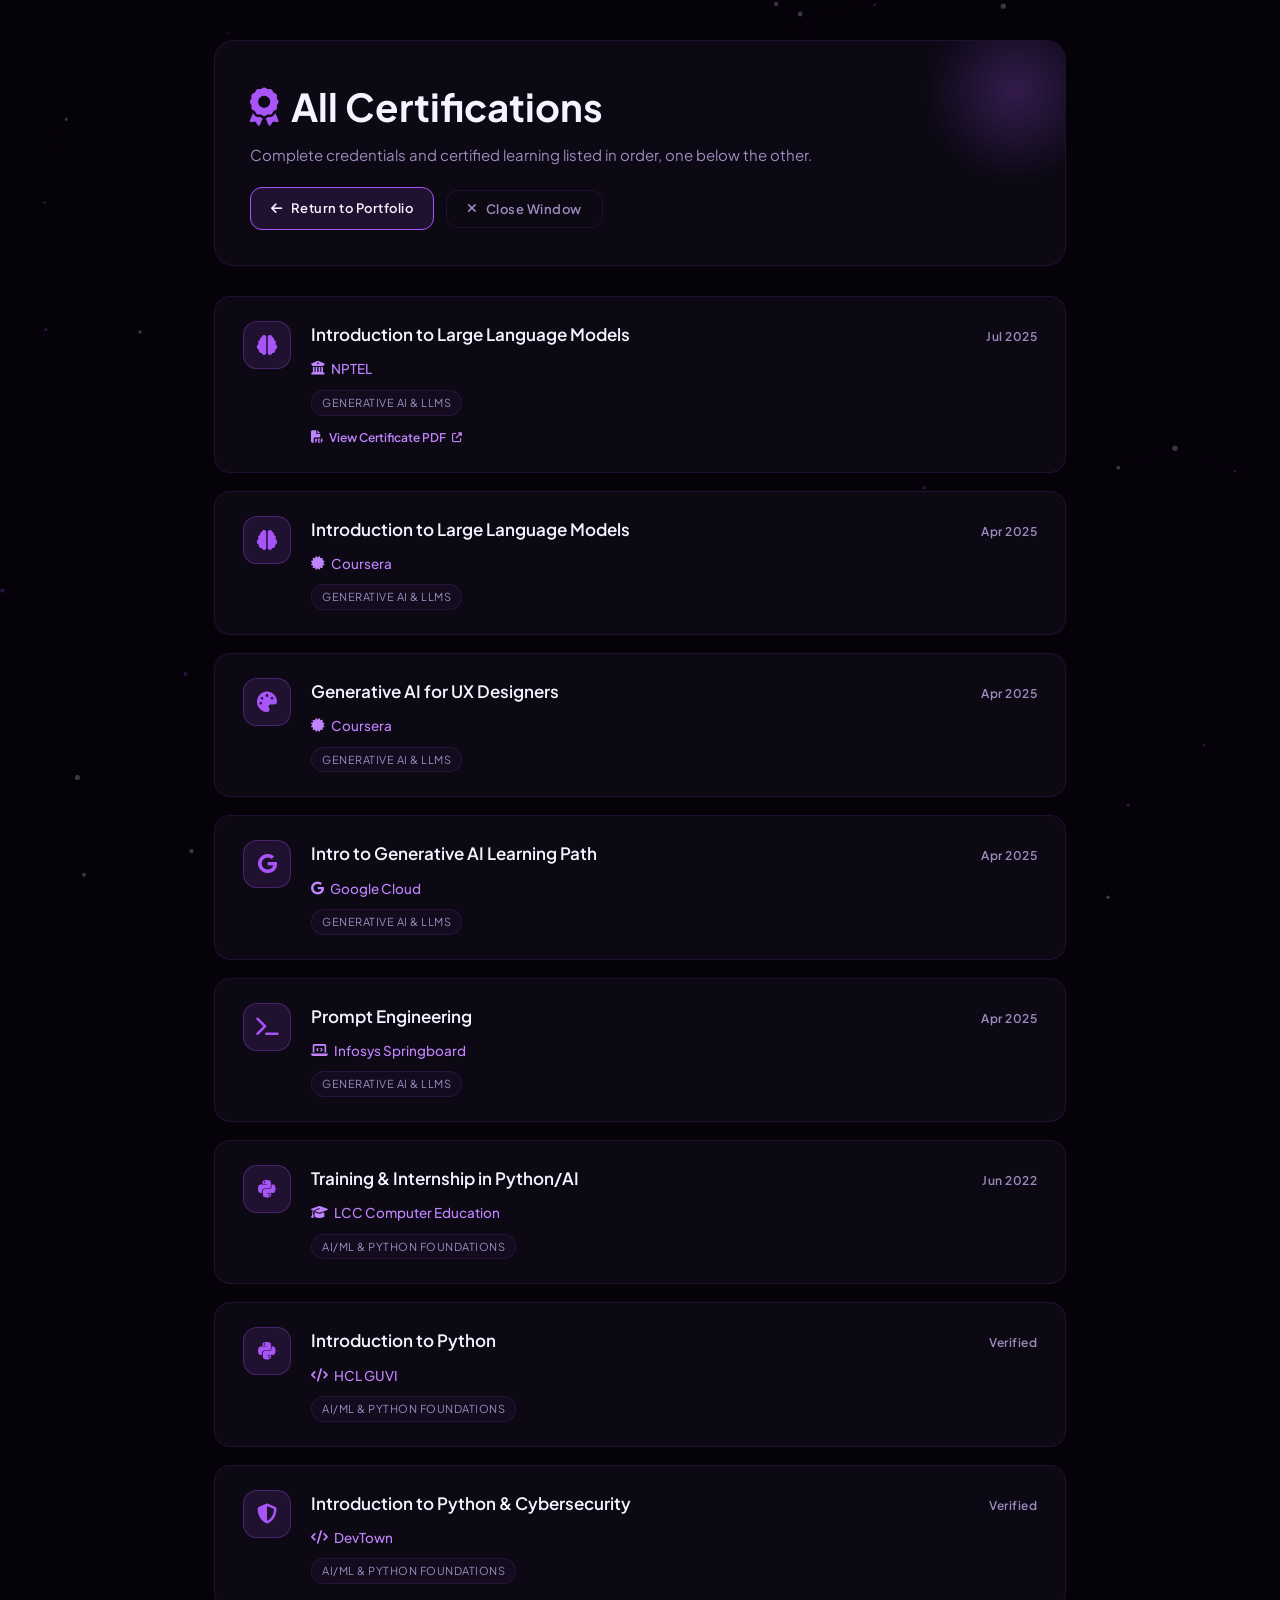
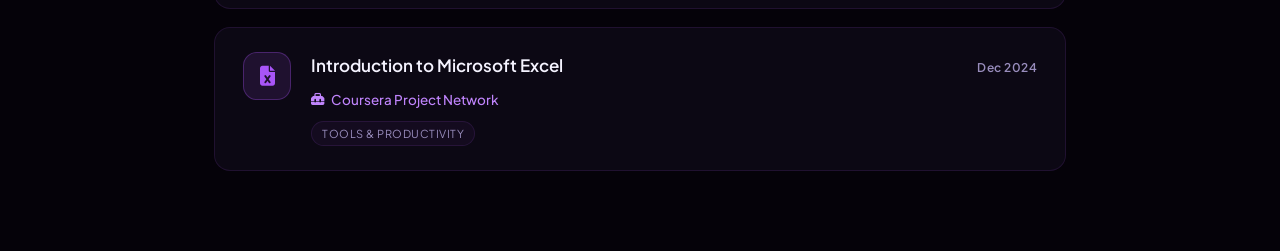
<file: certifications.html>
<!DOCTYPE html>
<html lang="en">

<head>
  <meta charset="UTF-8">
  <meta name="viewport" content="width=device-width, initial-scale=1.0">
  <title>All Certifications | Aswathy Jayakrishnan</title>
  <link rel="stylesheet" href="assets/css/style.css">
  <link rel="stylesheet" href="https://cdnjs.cloudflare.com/ajax/libs/font-awesome/6.4.0/css/all.min.css">
  <style>
    .cert-page-wrapper {
      max-width: 900px;
      margin: 0 auto;
      padding: 40px 24px 80px;
    }

    .cert-header-card {
      background: var(--bg-card);
      border: 1px solid var(--border-color);
      border-radius: 20px;
      padding: 35px;
      margin-bottom: 30px;
      position: relative;
      overflow: hidden;
      display: flex;
      justify-content: space-between;
      align-items: center;
      flex-wrap: wrap;
      gap: 20px;
    }

    .cert-header-card::before {
      content: '';
      position: absolute;
      top: -40px;
      right: -40px;
      width: 180px;
      height: 180px;
      background: radial-gradient(circle, rgba(168, 85, 247, 0.25) 0%, transparent 70%);
      pointer-events: none;
    }

    .cert-header-titles h1 {
      font-size: clamp(1.8rem, 4vw, 2.4rem);
      color: var(--text-main);
      font-weight: 700;
      margin-bottom: 6px;
      display: flex;
      align-items: center;
      gap: 12px;
    }

    .cert-header-titles h1 i {
      color: var(--accent-solid);
    }

    .cert-header-titles p {
      color: var(--text-muted);
      font-size: 15px;
    }

    .cert-nav-actions {
      display: flex;
      gap: 12px;
      align-items: center;
      flex-wrap: wrap;
    }

    .cert-action-btn {
      padding: 10px 20px;
      border-radius: 12px;
      font-size: 13px;
      font-weight: 600;
      letter-spacing: 0.5px;
      text-decoration: none;
      display: inline-flex;
      align-items: center;
      gap: 8px;
      cursor: pointer;
      border: 1px solid var(--border-color);
      transition: var(--transition-smooth);
    }

    .cert-action-btn.back-btn {
      background: rgba(168, 85, 247, 0.12);
      color: var(--text-main);
      border-color: var(--accent-solid);
    }

    .cert-action-btn.back-btn:hover {
      background: var(--accent-solid);
      color: #fff;
      transform: translateY(-2px);
      box-shadow: 0 8px 20px rgba(168, 85, 247, 0.3);
    }

    .cert-action-btn.close-btn {
      background: transparent;
      color: var(--text-muted);
    }

    .cert-action-btn.close-btn:hover {
      background: rgba(255, 255, 255, 0.08);
      color: var(--text-main);
      border-color: var(--border-hover);
    }

    /* Vertical stack list: one below the other, NO side by side */
    .cert-vertical-stack {
      display: flex;
      flex-direction: column;
      gap: 18px;
      width: 100%;
    }

    .cert-single-row {
      background: var(--bg-card);
      border: 1px solid var(--border-color);
      border-radius: 16px;
      padding: 24px 28px;
      display: flex;
      align-items: flex-start;
      gap: 20px;
      transition: var(--transition-smooth);
      position: relative;
    }

    .cert-single-row:hover {
      border-color: var(--border-hover);
      transform: translateY(-3px);
      box-shadow: 0 15px 35px rgba(0, 0, 0, 0.6);
      background: var(--bg-card-hover);
    }

    .cert-row-badge {
      width: 48px;
      height: 48px;
      min-width: 48px;
      border-radius: 14px;
      background: rgba(168, 85, 247, 0.12);
      border: 1px solid rgba(168, 85, 247, 0.3);
      display: flex;
      align-items: center;
      justify-content: center;
      color: var(--accent-solid);
      font-size: 20px;
    }

    .cert-single-row:hover .cert-row-badge {
      background: var(--accent-solid);
      color: #fff;
      transform: scale(1.05);
    }

    .cert-row-body {
      flex: 1;
    }

    .cert-row-header {
      display: flex;
      justify-content: space-between;
      align-items: baseline;
      flex-wrap: wrap;
      gap: 8px;
      margin-bottom: 6px;
    }

    .cert-title-text {
      font-size: 17px;
      font-weight: 600;
      color: var(--text-main);
    }

    .cert-issuer-badge {
      display: inline-flex;
      align-items: center;
      gap: 6px;
      font-size: 13.5px;
      color: var(--accent-1);
      font-weight: 500;
      margin-bottom: 8px;
    }

    .cert-category-tag {
      display: inline-block;
      font-size: 11px;
      padding: 3px 10px;
      border-radius: 20px;
      background: var(--accent-glass);
      border: 1px solid var(--border-color);
      color: var(--text-muted);
      text-transform: uppercase;
      letter-spacing: 0.5px;
    }

    .cert-date-text {
      font-size: 12px;
      color: var(--text-muted);
      font-weight: 600;
      letter-spacing: 0.5px;
    }

    .cert-view-doc-btn {
      display: inline-flex;
      align-items: center;
      gap: 6px;
      font-size: 12px;
      color: var(--accent-1);
      text-decoration: none;
      margin-top: 6px;
      font-weight: 600;
      transition: var(--transition-smooth);
    }

    .cert-view-doc-btn:hover {
      color: #fff;
      text-decoration: underline;
    }

    @media (max-width: 640px) {
      .cert-page-wrapper {
        padding: 24px 16px 60px;
      }
      .cert-single-row {
        flex-direction: column;
        padding: 20px;
        gap: 14px;
      }
      .cert-row-header {
        flex-direction: column;
        align-items: flex-start;
      }
    }
  </style>
</head>

<body>
  <canvas id="portfolio-dots-canvas"></canvas>

  <div class="cert-page-wrapper">
    <!-- Header -->
    <header class="cert-header-card">
      <div class="cert-header-titles">
        <h1><i class="fas fa-award"></i> All Certifications</h1>
        <p>Complete credentials and certified learning listed in order, one below the other.</p>
      </div>
      <div class="cert-nav-actions">
        <a href="index.html#certifications" class="cert-action-btn back-btn">
          <i class="fas fa-arrow-left"></i> Return to Portfolio
        </a>
        <button type="button" onclick="window.close()" class="cert-action-btn close-btn" title="Close this window">
          <i class="fas fa-times"></i> Close Window
        </button>
      </div>
    </header>

    <!-- Vertical List of all certifications (One below the other, No side-by-side) -->
    <main class="cert-vertical-stack">

      <!-- Item 1: NPTEL LLM -->
      <article class="cert-single-row">
        <div class="cert-row-badge">
          <i class="fas fa-brain"></i>
        </div>
        <div class="cert-row-body">
          <div class="cert-row-header">
            <h2 class="cert-title-text">Introduction to Large Language Models</h2>
            <span class="cert-date-text">Jul 2025</span>
          </div>
          <div class="cert-issuer-badge">
            <i class="fas fa-university"></i> NPTEL
          </div>
          <div>
            <span class="cert-category-tag">Generative AI & LLMs</span>
          </div>
          <div style="margin-top: 6px;">
            <a href="assets/nptel_certificate.pdf" target="_blank" class="cert-view-doc-btn">
              <i class="fas fa-file-pdf"></i> View Certificate PDF <i class="fas fa-external-link-alt" style="font-size: 10px;"></i>
            </a>
          </div>
        </div>
      </article>

      <!-- Item 2: Coursera LLM -->
      <article class="cert-single-row">
        <div class="cert-row-badge">
          <i class="fas fa-brain"></i>
        </div>
        <div class="cert-row-body">
          <div class="cert-row-header">
            <h2 class="cert-title-text">Introduction to Large Language Models</h2>
            <span class="cert-date-text">Apr 2025</span>
          </div>
          <div class="cert-issuer-badge">
            <i class="fas fa-certificate"></i> Coursera
          </div>
          <div>
            <span class="cert-category-tag">Generative AI & LLMs</span>
          </div>
        </div>
      </article>

      <!-- Item 3: Coursera GenAI UX -->
      <article class="cert-single-row">
        <div class="cert-row-badge">
          <i class="fas fa-palette"></i>
        </div>
        <div class="cert-row-body">
          <div class="cert-row-header">
            <h2 class="cert-title-text">Generative AI for UX Designers</h2>
            <span class="cert-date-text">Apr 2025</span>
          </div>
          <div class="cert-issuer-badge">
            <i class="fas fa-certificate"></i> Coursera
          </div>
          <div>
            <span class="cert-category-tag">Generative AI & LLMs</span>
          </div>
        </div>
      </article>

      <!-- Item 4: Google Cloud GenAI -->
      <article class="cert-single-row">
        <div class="cert-row-badge">
          <i class="fab fa-google"></i>
        </div>
        <div class="cert-row-body">
          <div class="cert-row-header">
            <h2 class="cert-title-text">Intro to Generative AI Learning Path</h2>
            <span class="cert-date-text">Apr 2025</span>
          </div>
          <div class="cert-issuer-badge">
            <i class="fab fa-google"></i> Google Cloud
          </div>
          <div>
            <span class="cert-category-tag">Generative AI & LLMs</span>
          </div>
        </div>
      </article>

      <!-- Item 5: Infosys Prompt Engineering -->
      <article class="cert-single-row">
        <div class="cert-row-badge">
          <i class="fas fa-terminal"></i>
        </div>
        <div class="cert-row-body">
          <div class="cert-row-header">
            <h2 class="cert-title-text">Prompt Engineering</h2>
            <span class="cert-date-text">Apr 2025</span>
          </div>
          <div class="cert-issuer-badge">
            <i class="fas fa-laptop-code"></i> Infosys Springboard
          </div>
          <div>
            <span class="cert-category-tag">Generative AI & LLMs</span>
          </div>
        </div>
      </article>

      <!-- Item 6: LCC Python/AI -->
      <article class="cert-single-row">
        <div class="cert-row-badge">
          <i class="fab fa-python"></i>
        </div>
        <div class="cert-row-body">
          <div class="cert-row-header">
            <h2 class="cert-title-text">Training & Internship in Python/AI</h2>
            <span class="cert-date-text">Jun 2022</span>
          </div>
          <div class="cert-issuer-badge">
            <i class="fas fa-graduation-cap"></i> LCC Computer Education
          </div>
          <div>
            <span class="cert-category-tag">AI/ML & Python Foundations</span>
          </div>
        </div>
      </article>

      <!-- Item 7: HCL GUVI Python -->
      <article class="cert-single-row">
        <div class="cert-row-badge">
          <i class="fab fa-python"></i>
        </div>
        <div class="cert-row-body">
          <div class="cert-row-header">
            <h2 class="cert-title-text">Introduction to Python</h2>
            <span class="cert-date-text">Verified</span>
          </div>
          <div class="cert-issuer-badge">
            <i class="fas fa-code"></i> HCL GUVI
          </div>
          <div>
            <span class="cert-category-tag">AI/ML & Python Foundations</span>
          </div>
        </div>
      </article>

      <!-- Item 8: DevTown Python & Cyber -->
      <article class="cert-single-row">
        <div class="cert-row-badge">
          <i class="fas fa-shield-alt"></i>
        </div>
        <div class="cert-row-body">
          <div class="cert-row-header">
            <h2 class="cert-title-text">Introduction to Python & Cybersecurity</h2>
            <span class="cert-date-text">Verified</span>
          </div>
          <div class="cert-issuer-badge">
            <i class="fas fa-code"></i> DevTown
          </div>
          <div>
            <span class="cert-category-tag">AI/ML & Python Foundations</span>
          </div>
        </div>
      </article>

      <!-- Item 9: Excel Coursera -->
      <article class="cert-single-row">
        <div class="cert-row-badge">
          <i class="fas fa-file-excel"></i>
        </div>
        <div class="cert-row-body">
          <div class="cert-row-header">
            <h2 class="cert-title-text">Introduction to Microsoft Excel</h2>
            <span class="cert-date-text">Dec 2024</span>
          </div>
          <div class="cert-issuer-badge">
            <i class="fas fa-toolbox"></i> Coursera Project Network
          </div>
          <div>
            <span class="cert-category-tag">Tools & Productivity</span>
          </div>
        </div>
      </article>

    </main>
  </div>

  <script>
    // Connection Dots Particle Animation
    const canvas = document.getElementById('portfolio-dots-canvas');
    if (canvas) {
      const ctx = canvas.getContext('2d');
      let particles = [];
      const particleCount = 60;
      const connectionDistance = 110;

      function resizeCanvas() {
        if (canvas) {
          canvas.width = window.innerWidth;
          canvas.height = window.innerHeight;
        }
      }

      window.addEventListener('resize', resizeCanvas);
      resizeCanvas();

      class Particle {
        constructor() {
          this.x = Math.random() * canvas.width;
          this.y = Math.random() * canvas.height;
          this.vx = (Math.random() - 0.5) * 0.7;
          this.vy = (Math.random() - 0.5) * 0.7;
          this.radius = Math.random() * 2 + 1;
          this.color = Math.random() > 0.55 ? 'rgba(168, 85, 247, 0.45)' : 'rgba(245, 243, 255, 0.45)';
        }

        update() {
          this.x += this.vx;
          this.y += this.vy;
          if (this.x < 0 || this.x > canvas.width) this.vx *= -1;
          if (this.y < 0 || this.y > canvas.height) this.vy *= -1;
        }

        draw() {
          ctx.beginPath();
          ctx.arc(this.x, this.y, this.radius, 0, Math.PI * 2);
          ctx.fillStyle = this.color;
          ctx.fill();
        }
      }

      for (let i = 0; i < particleCount; i++) {
        particles.push(new Particle());
      }

      function animate() {
        ctx.clearRect(0, 0, canvas.width, canvas.height);
        particles.forEach(p => {
          p.update();
          p.draw();
        });

        for (let i = 0; i < particles.length; i++) {
          for (let j = i + 1; j < particles.length; j++) {
            const dx = particles[i].x - particles[j].x;
            const dy = particles[i].y - particles[j].y;
            const dist = Math.sqrt(dx * dx + dy * dy);

            if (dist < connectionDistance) {
              const alpha = (1 - dist / connectionDistance) * 0.16;
              ctx.strokeStyle = `rgba(168, 85, 247, ${alpha})`;
              ctx.lineWidth = 0.8;
              ctx.beginPath();
              ctx.moveTo(particles[i].x, particles[i].y);
              ctx.lineTo(particles[j].x, particles[j].y);
              ctx.stroke();
            }
          }
        }
        requestAnimationFrame(animate);
      }
      animate();
    }
  </script>
</body>

</html>
</file>
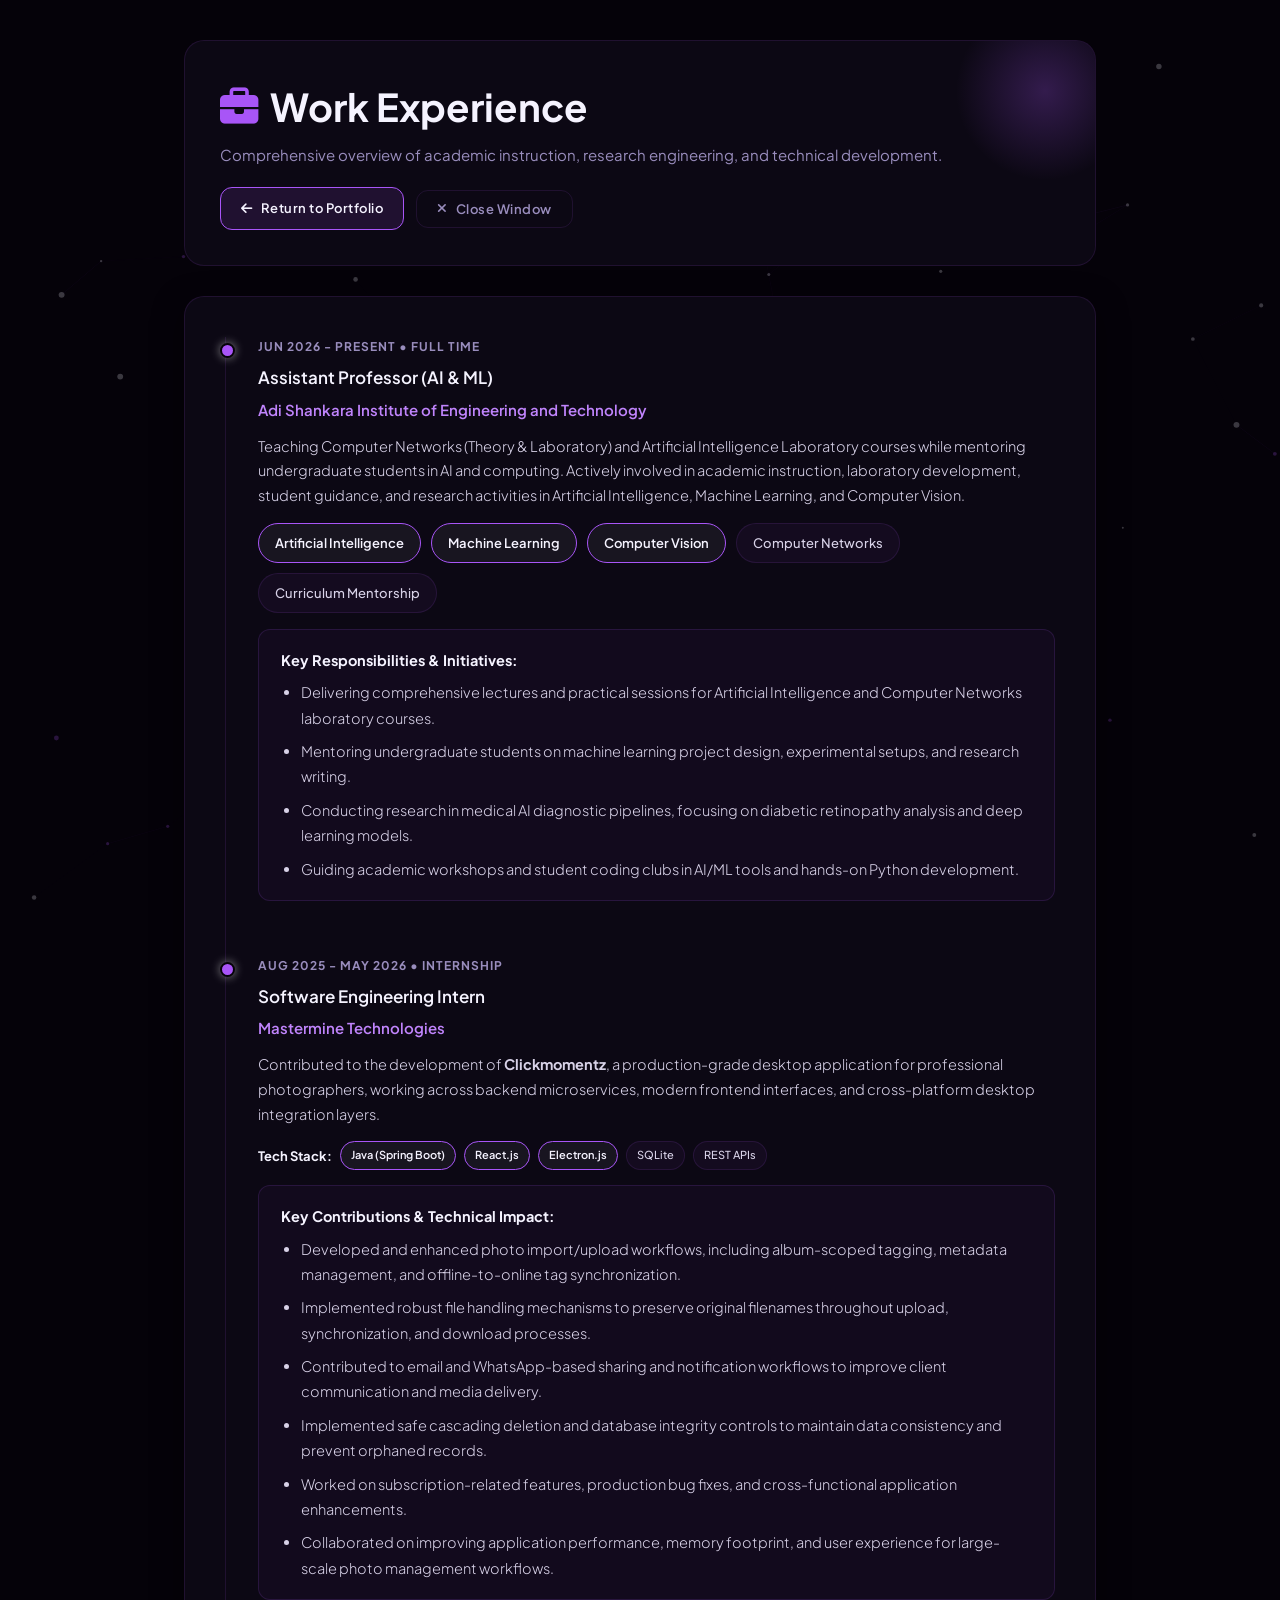
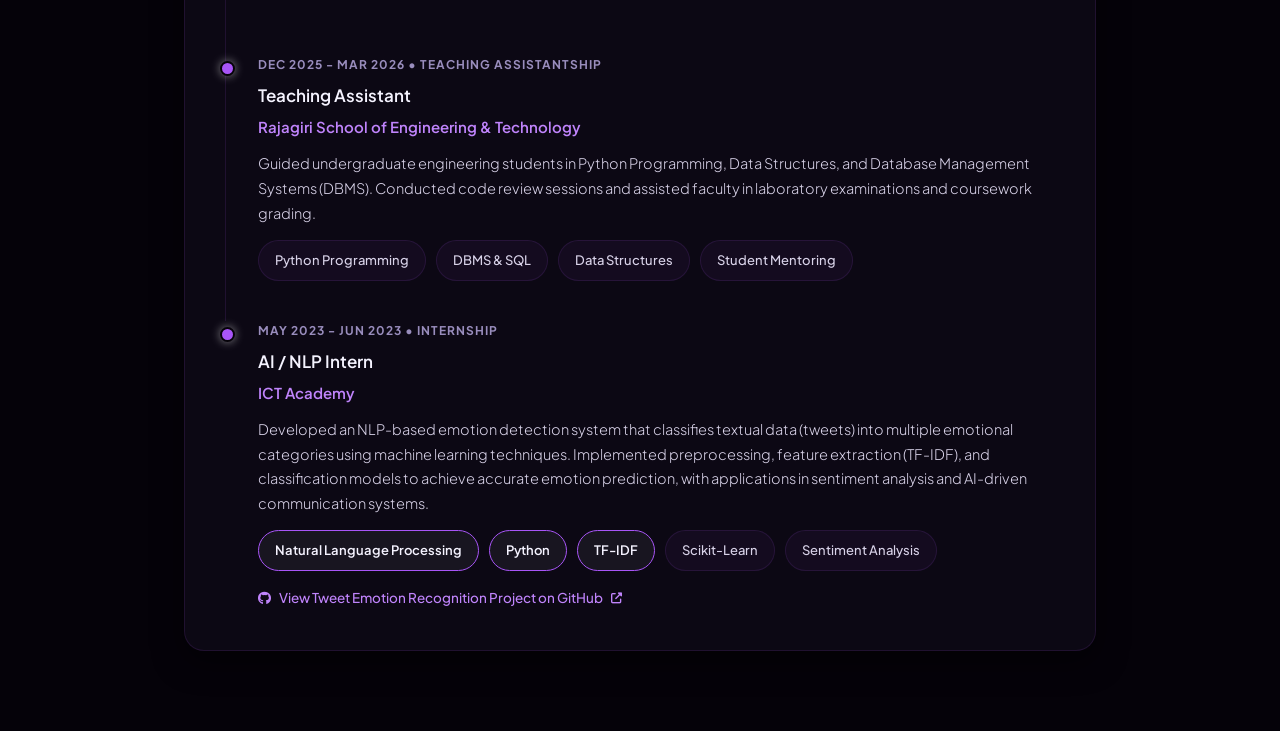
<file: experience.html>
<!DOCTYPE html>
<html lang="en">

<head>
  <meta charset="UTF-8">
  <meta name="viewport" content="width=device-width, initial-scale=1.0">
  <title>Experience Details | Aswathy Jayakrishnan</title>
  <link rel="stylesheet" href="assets/css/style.css">
  <link rel="stylesheet" href="https://cdnjs.cloudflare.com/ajax/libs/font-awesome/6.4.0/css/all.min.css">
  <style>
    .detail-page-wrapper {
      max-width: 960px;
      margin: 0 auto;
      padding: 40px 24px 80px;
    }

    .detail-header-card {
      background: var(--bg-card);
      border: 1px solid var(--border-color);
      border-radius: 20px;
      padding: 35px;
      margin-bottom: 30px;
      position: relative;
      overflow: hidden;
      display: flex;
      justify-content: space-between;
      align-items: center;
      flex-wrap: wrap;
      gap: 20px;
    }

    .detail-header-card::before {
      content: '';
      position: absolute;
      top: -40px;
      right: -40px;
      width: 180px;
      height: 180px;
      background: radial-gradient(circle, rgba(168, 85, 247, 0.25) 0%, transparent 70%);
      pointer-events: none;
    }

    .detail-header-titles h1 {
      font-size: clamp(1.8rem, 4vw, 2.4rem);
      color: var(--text-main);
      font-weight: 700;
      margin-bottom: 6px;
      display: flex;
      align-items: center;
      gap: 12px;
    }

    .detail-header-titles h1 i {
      color: var(--accent-solid);
    }

    .detail-header-titles p {
      color: var(--text-muted);
      font-size: 15px;
    }

    .detail-nav-actions {
      display: flex;
      gap: 12px;
      align-items: center;
      flex-wrap: wrap;
    }

    .detail-action-btn {
      padding: 10px 20px;
      border-radius: 12px;
      font-size: 13px;
      font-weight: 600;
      letter-spacing: 0.5px;
      text-decoration: none;
      display: inline-flex;
      align-items: center;
      gap: 8px;
      cursor: pointer;
      border: 1px solid var(--border-color);
      transition: var(--transition-smooth);
    }

    .detail-action-btn.back-btn {
      background: rgba(168, 85, 247, 0.12);
      color: var(--text-main);
      border-color: var(--accent-solid);
    }

    .detail-action-btn.back-btn:hover {
      background: var(--accent-solid);
      color: #fff;
      transform: translateY(-2px);
      box-shadow: 0 8px 20px rgba(168, 85, 247, 0.3);
    }

    .detail-action-btn.close-btn {
      background: transparent;
      color: var(--text-muted);
    }

    .detail-action-btn.close-btn:hover {
      background: rgba(255, 255, 255, 0.08);
      color: var(--text-main);
      border-color: var(--border-hover);
    }

    .experience-full-card {
      background: var(--bg-card);
      border: 1px solid var(--border-color);
      border-radius: 20px;
      padding: 40px;
      box-shadow: 0 10px 30px rgba(0, 0, 0, 0.5);
    }

    .detail-timeline .timeline-item {
      padding-left: 32px;
      padding-bottom: 40px;
    }

    .detail-timeline .timeline-item:last-child {
      padding-bottom: 0;
      border-left-color: transparent;
    }

    .detail-timeline .timeline-item::before {
      width: 11px;
      height: 11px;
      left: -6px;
      top: 6px;
    }

    .experience-role-header {
      display: flex;
      justify-content: space-between;
      align-items: baseline;
      flex-wrap: wrap;
      gap: 8px;
      margin-bottom: 6px;
    }

    .experience-organization {
      color: var(--accent-1);
      font-weight: 600;
      font-size: 15px;
      margin-bottom: 12px;
    }

    .experience-summary {
      color: var(--text-secondary);
      line-height: 1.7;
      margin-bottom: 15px;
      font-size: 14.5px;
    }

    .experience-highlight-box {
      background: rgba(168, 85, 247, 0.04);
      border: 1px solid rgba(168, 85, 247, 0.15);
      border-radius: 12px;
      padding: 18px 22px;
      margin: 15px 0;
    }

    .experience-highlight-box ul {
      margin-left: 20px;
      color: var(--text-secondary);
      line-height: 1.75;
    }

    .experience-highlight-box li {
      margin-bottom: 8px;
    }

    .experience-highlight-box li:last-child {
      margin-bottom: 0;
    }

    @media (max-width: 768px) {
      .detail-page-wrapper {
        padding: 24px 16px 60px;
      }
      .detail-header-card {
        padding: 24px;
      }
      .experience-full-card {
        padding: 24px;
      }
    }
  </style>
</head>

<body>
  <canvas id="portfolio-dots-canvas"></canvas>

  <div class="detail-page-wrapper">
    <!-- Header Card -->
    <header class="detail-header-card">
      <div class="detail-header-titles">
        <h1><i class="fas fa-briefcase"></i> Work Experience</h1>
        <p>Comprehensive overview of academic instruction, research engineering, and technical development.</p>
      </div>
      <div class="detail-nav-actions">
        <a href="index.html#experience" class="detail-action-btn back-btn">
          <i class="fas fa-arrow-left"></i> Return to Portfolio
        </a>
        <button type="button" onclick="window.close()" class="detail-action-btn close-btn" title="Close this window">
          <i class="fas fa-times"></i> Close Window
        </button>
      </div>
    </header>

    <!-- Main Content -->
    <main class="experience-full-card">
      <div class="detail-timeline">

        <!-- Role 1: Assistant Professor -->
        <article class="timeline-item">
          <div class="tl-date">Jun 2026 - Present &bull; Full Time</div>
          <div class="experience-role-header">
            <h2 class="tl-title" style="margin-bottom: 0;">Assistant Professor (AI & ML)</h2>
          </div>
          <div class="experience-organization">Adi Shankara Institute of Engineering and Technology</div>
          <div class="tl-desc">
            <p class="experience-summary">
              Teaching Computer Networks (Theory & Laboratory) and Artificial Intelligence Laboratory courses while mentoring undergraduate students in AI and computing. Actively involved in academic instruction, laboratory development, student guidance, and research activities in Artificial Intelligence, Machine Learning, and Computer Vision.
            </p>

            <div class="skills-wrapper" style="margin-bottom: 16px;">
              <span class="skill-chip highlight">Artificial Intelligence</span>
              <span class="skill-chip highlight">Machine Learning</span>
              <span class="skill-chip highlight">Computer Vision</span>
              <span class="skill-chip">Computer Networks</span>
              <span class="skill-chip">Curriculum Mentorship</span>
            </div>

            <div class="experience-highlight-box">
              <strong style="color: var(--text-main); display: block; margin-bottom: 8px;">Key Responsibilities & Initiatives:</strong>
              <ul>
                <li>Delivering comprehensive lectures and practical sessions for Artificial Intelligence and Computer Networks laboratory courses.</li>
                <li>Mentoring undergraduate students on machine learning project design, experimental setups, and research writing.</li>
                <li>Conducting research in medical AI diagnostic pipelines, focusing on diabetic retinopathy analysis and deep learning models.</li>
                <li>Guiding academic workshops and student coding clubs in AI/ML tools and hands-on Python development.</li>
              </ul>
            </div>
          </div>
        </article>

        <!-- Role 2: Mastermine Technologies -->
        <article class="timeline-item">
          <div class="tl-date">Aug 2025 - May 2026 &bull; Internship</div>
          <div class="experience-role-header">
            <h2 class="tl-title" style="margin-bottom: 0;">Software Engineering Intern</h2>
          </div>
          <div class="experience-organization">Mastermine Technologies</div>
          <div class="tl-desc">
            <p class="experience-summary">
              Contributed to the development of <strong>Clickmomentz</strong>, a production-grade desktop application for professional photographers, working across backend microservices, modern frontend interfaces, and cross-platform desktop integration layers.
            </p>

            <div style="margin-bottom: 14px; display: flex; align-items: center; gap: 8px; flex-wrap: wrap;">
              <strong style="color: var(--text-main); font-size: 13px;">Tech Stack:</strong>
              <span class="skill-chip highlight" style="font-size: 11px; padding: 4px 10px;">Java (Spring Boot)</span>
              <span class="skill-chip highlight" style="font-size: 11px; padding: 4px 10px;">React.js</span>
              <span class="skill-chip highlight" style="font-size: 11px; padding: 4px 10px;">Electron.js</span>
              <span class="skill-chip" style="font-size: 11px; padding: 4px 10px;">SQLite</span>
              <span class="skill-chip" style="font-size: 11px; padding: 4px 10px;">REST APIs</span>
            </div>

            <div class="experience-highlight-box">
              <strong style="color: var(--text-main); display: block; margin-bottom: 8px;">Key Contributions & Technical Impact:</strong>
              <ul>
                <li>Developed and enhanced photo import/upload workflows, including album-scoped tagging, metadata management, and offline-to-online tag synchronization.</li>
                <li>Implemented robust file handling mechanisms to preserve original filenames throughout upload, synchronization, and download processes.</li>
                <li>Contributed to email and WhatsApp-based sharing and notification workflows to improve client communication and media delivery.</li>
                <li>Implemented safe cascading deletion and database integrity controls to maintain data consistency and prevent orphaned records.</li>
                <li>Worked on subscription-related features, production bug fixes, and cross-functional application enhancements.</li>
                <li>Collaborated on improving application performance, memory footprint, and user experience for large-scale photo management workflows.</li>
              </ul>
            </div>
          </div>
        </article>

        <!-- Role 3: Teaching Assistant -->
        <article class="timeline-item">
          <div class="tl-date">Dec 2025 - Mar 2026 &bull; Teaching Assistantship</div>
          <div class="experience-role-header">
            <h2 class="tl-title" style="margin-bottom: 0;">Teaching Assistant</h2>
          </div>
          <div class="experience-organization">Rajagiri School of Engineering & Technology</div>
          <div class="tl-desc">
            <p class="experience-summary">
              Guided undergraduate engineering students in Python Programming, Data Structures, and Database Management Systems (DBMS). Conducted code review sessions and assisted faculty in laboratory examinations and coursework grading.
            </p>
            <div class="skills-wrapper">
              <span class="skill-chip">Python Programming</span>
              <span class="skill-chip">DBMS & SQL</span>
              <span class="skill-chip">Data Structures</span>
              <span class="skill-chip">Student Mentoring</span>
            </div>
          </div>
        </article>

        <!-- Role 4: ICT Academy Intern -->
        <article class="timeline-item" style="border-left-color:transparent; padding-bottom:0;">
          <div class="tl-date">May 2023 - Jun 2023 &bull; Internship</div>
          <div class="experience-role-header">
            <h2 class="tl-title" style="margin-bottom: 0;">AI / NLP Intern</h2>
          </div>
          <div class="experience-organization">ICT Academy</div>
          <div class="tl-desc">
            <p class="experience-summary">
              Developed an NLP-based emotion detection system that classifies textual data (tweets) into multiple emotional categories using machine learning techniques. Implemented preprocessing, feature extraction (TF-IDF), and classification models to achieve accurate emotion prediction, with applications in sentiment analysis and AI-driven communication systems.
            </p>
            <div class="skills-wrapper" style="margin-bottom: 14px;">
              <span class="skill-chip highlight">Natural Language Processing</span>
              <span class="skill-chip highlight">Python</span>
              <span class="skill-chip highlight">TF-IDF</span>
              <span class="skill-chip">Scikit-Learn</span>
              <span class="skill-chip">Sentiment Analysis</span>
            </div>
            <a href="https://github.com/aswathyjk472/Tweet-Emotion-Recognition" target="_blank"
              style="color: var(--accent-1); text-decoration: none; font-weight: 500; display: inline-flex; align-items: center; gap: 8px; font-size: 13.5px; transition: color 0.2s ease;">
              <i class="fab fa-github"></i> View Tweet Emotion Recognition Project on GitHub <i class="fas fa-external-link-alt" style="font-size: 11px;"></i>
            </a>
          </div>
        </article>

      </div>
    </main>
  </div>

  <script>
    // Connection Dots Particle Animation
    const canvas = document.getElementById('portfolio-dots-canvas');
    if (canvas) {
      const ctx = canvas.getContext('2d');
      let particles = [];
      const particleCount = 60;
      const connectionDistance = 110;

      function resizeCanvas() {
        if (canvas) {
          canvas.width = window.innerWidth;
          canvas.height = window.innerHeight;
        }
      }

      window.addEventListener('resize', resizeCanvas);
      resizeCanvas();

      class Particle {
        constructor() {
          this.x = Math.random() * canvas.width;
          this.y = Math.random() * canvas.height;
          this.vx = (Math.random() - 0.5) * 0.7;
          this.vy = (Math.random() - 0.5) * 0.7;
          this.radius = Math.random() * 2 + 1;
          this.color = Math.random() > 0.55 ? 'rgba(168, 85, 247, 0.45)' : 'rgba(245, 243, 255, 0.45)';
        }

        update() {
          this.x += this.vx;
          this.y += this.vy;
          if (this.x < 0 || this.x > canvas.width) this.vx *= -1;
          if (this.y < 0 || this.y > canvas.height) this.vy *= -1;
        }

        draw() {
          ctx.beginPath();
          ctx.arc(this.x, this.y, this.radius, 0, Math.PI * 2);
          ctx.fillStyle = this.color;
          ctx.fill();
        }
      }

      for (let i = 0; i < particleCount; i++) {
        particles.push(new Particle());
      }

      function animate() {
        ctx.clearRect(0, 0, canvas.width, canvas.height);
        particles.forEach(p => {
          p.update();
          p.draw();
        });

        for (let i = 0; i < particles.length; i++) {
          for (let j = i + 1; j < particles.length; j++) {
            const dx = particles[i].x - particles[j].x;
            const dy = particles[i].y - particles[j].y;
            const dist = Math.sqrt(dx * dx + dy * dy);

            if (dist < connectionDistance) {
              const alpha = (1 - dist / connectionDistance) * 0.16;
              ctx.strokeStyle = `rgba(168, 85, 247, ${alpha})`;
              ctx.lineWidth = 0.8;
              ctx.beginPath();
              ctx.moveTo(particles[i].x, particles[i].y);
              ctx.lineTo(particles[j].x, particles[j].y);
              ctx.stroke();
            }
          }
        }
        requestAnimationFrame(animate);
      }
      animate();
    }
  </script>
</body>

</html>
</file>
<file: assets/css/style.css>
/* Premium Monochrome Bento & Hero Portfolio Style */
@import url('https://fonts.googleapis.com/css2?family=Plus+Jakarta+Sans:wght@300;400;500;600;700;800&family=Playfair+Display:ital,wght@0,400..700;1,400..700&display=swap');

:root {
  --bg-dark: #050209;
  --bg-card: #0c0814;
  --bg-card-hover: #150f24;
  --border-color: rgba(168, 85, 247, 0.12);
  --border-hover: rgba(168, 85, 247, 0.35);
  --text-main: #f5f3ff;
  --text-secondary: #d8d2e8;
  --text-muted: #998dbd;
  --accent-solid: #a855f7;
  --accent-contrast: #ffffff;
  --accent-glass: rgba(168, 85, 247, 0.05);
  --accent-glow: rgba(168, 85, 247, 0.2);
  
  --accent-1: #c084fc;
  --accent-2: #a855f7;
  
  --font-main: 'Plus Jakarta Sans', sans-serif;
  --font-serif: 'Playfair Display', serif;
  --transition-smooth: all 0.5s cubic-bezier(0.16, 1, 0.3, 1);
  --nav-clearance: 125px;
}

/* Core Resets */
* {
  margin: 0;
  padding: 0;
  box-sizing: border-box;
  font-family: var(--font-main);
  -webkit-font-smoothing: antialiased;
}

html {
  scroll-behavior: smooth;
  background: var(--bg-dark);
}

body {
  background: transparent;
  color: var(--text-main);
  overflow-x: hidden;
  line-height: 1.6;
  user-select: none;
  -webkit-user-select: none;
  -moz-user-select: none;
  -ms-user-select: none;
}

/* Custom Scrollbar */
::-webkit-scrollbar {
  width: 8px;
}
::-webkit-scrollbar-track {
  background: #000000;
}
::-webkit-scrollbar-thumb {
  background: #4c3b70;
  border-radius: 4px;
}
::-webkit-scrollbar-thumb:hover {
  background: #6d539e;
}

/* Top Navbar */
.top-nav {
  position: fixed;
  top: 0;
  left: 0;
  width: 100%;
  height: 85px;
  background: rgba(0, 0, 0, 0.75);
  backdrop-filter: blur(25px);
  -webkit-backdrop-filter: blur(25px);
  border-bottom: 1px solid var(--border-color);
  display: flex;
  justify-content: space-between;
  align-items: center;
  padding: 0 80px;
  z-index: 1000;
  transition: var(--transition-smooth);
}

.nav-logo {
  font-family: var(--font-serif);
  font-size: 26px;
  font-weight: 700;
  color: var(--text-main);
  text-decoration: none;
  letter-spacing: 0.5px;
  display: flex;
  align-items: center;
}

.nav-logo span {
  color: var(--accent-solid);
  font-family: var(--font-main);
  font-weight: 800;
}

.nav-links {
  display: flex;
  gap: 40px;
}

.nav-links a {
  color: var(--text-muted);
  text-decoration: none;
  font-size: 13px;
  font-weight: 600;
  transition: var(--transition-smooth);
  text-transform: uppercase;
  letter-spacing: 1.5px;
  position: relative;
  padding: 5px 0;
}

.nav-links a::after {
  content: '';
  position: absolute;
  bottom: 0;
  left: 0;
  width: 0;
  height: 1px;
  background: var(--accent-solid);
  transition: var(--transition-smooth);
}

.nav-links a:hover {
  color: var(--text-main);
}

.nav-links a:hover::after {
  width: 100%;
}

.nav-links a.active {
  color: var(--accent-solid);
  font-weight: 700;
}

.nav-links a.active::after {
  width: 100%;
}

.nav-contact-btn {
  padding: 10px 24px;
  border-radius: 30px;
  background: var(--accent-solid);
  color: var(--accent-contrast);
  text-decoration: none;
  font-size: 13px;
  font-weight: 700;
  text-transform: uppercase;
  letter-spacing: 1px;
  transition: var(--transition-smooth);
  border: 1px solid var(--accent-solid);
}

.nav-contact-btn:hover {
  background: transparent;
  color: var(--accent-solid);
  box-shadow: 0 0 20px rgba(255, 255, 255, 0.15);
}

/* Mobile Menu Toggle */
.mobile-menu-toggle {
  display: none;
  flex-direction: column;
  justify-content: space-between;
  width: 26px;
  height: 18px;
  background: transparent;
  border: none;
  cursor: pointer;
  padding: 0;
  z-index: 1100; /* Above nav links overlay */
}

.mobile-menu-toggle .hamburger-bar {
  width: 100%;
  height: 2px;
  background-color: var(--text-main);
  border-radius: 2px;
  transition: var(--transition-smooth);
}

body.mobile-menu-open {
  overflow: hidden;
}

/* Layout Wrapper */
.layout {
  max-width: 1200px;
  margin: 0 auto;
  padding: 40px 20px;
  min-height: 100vh;
  padding-top: var(--nav-clearance);
  display: flex;
  flex-direction: column;
}

.main-content {
  width: 100%;
}

/* Page Section Base styling */
.page-section {
  display: grid;
  gap: 24px;
  grid-template-columns: repeat(2, 1fr);
  grid-auto-rows: min-content;
  grid-auto-flow: dense;
  width: 100%;
  margin-bottom: 100px;
  scroll-margin-top: 110px;
  position: relative;
  overflow: hidden;
}

/* Background canvas for connected dots */
#portfolio-dots-canvas {
  position: fixed;
  top: 0;
  left: 0;
  width: 100vw;
  height: 100vh;
  z-index: -1;
  pointer-events: none;
  opacity: 0.5;
}

/* Themed Floating Background Icons */
.section-bg-icon {
  position: absolute;
  right: 2%;
  bottom: -5%;
  font-size: 28vw;
  color: rgba(168, 85, 247, 0.035);
  z-index: 0;
  pointer-events: none;
  transform: translateY(30px) scale(0.8) rotate(-15deg);
  opacity: 0;
  transition: opacity 1s cubic-bezier(0.16, 1, 0.3, 1), transform 1s cubic-bezier(0.16, 1, 0.3, 1);
}

.page-section.active .section-bg-icon {
  opacity: 1;
  transform: translateY(0) scale(1) rotate(0deg);
  animation: floatBgIcon 12s ease-in-out infinite alternate;
  animation-delay: 1s;
}

@keyframes floatBgIcon {
  0% {
    transform: translateY(0) rotate(0deg);
  }
  100% {
    transform: translateY(-25px) rotate(6deg);
  }
}

/* Entrance Animation via Transitions (excluding background decorators) */
.page-section > *:not(.section-bg-icon):not(#home-dots-canvas) {
  opacity: 0;
  transform: translateY(20px);
  transition: opacity 0.8s cubic-bezier(0.16, 1, 0.3, 1), transform 0.8s cubic-bezier(0.16, 1, 0.3, 1), border-color 0.5s cubic-bezier(0.16, 1, 0.3, 1), box-shadow 0.5s cubic-bezier(0.16, 1, 0.3, 1);
}

.page-section.active > *:not(.section-bg-icon):not(#home-dots-canvas) {
  opacity: 1;
  transform: translateY(0);
}

/* Stagger delays for inner items */
.page-section.active > *:not(.section-bg-icon):not(#home-dots-canvas):nth-child(1) { transition-delay: 0.05s; }
.page-section.active > *:not(.section-bg-icon):not(#home-dots-canvas):nth-child(2) { transition-delay: 0.12s; }
.page-section.active > *:not(.section-bg-icon):not(#home-dots-canvas):nth-child(3) { transition-delay: 0.19s; }
.page-section.active > *:not(.section-bg-icon):not(#home-dots-canvas):nth-child(4) { transition-delay: 0.26s; }
.page-section.active > *:not(.section-bg-icon):not(#home-dots-canvas):nth-child(5) { transition-delay: 0.33s; }
.page-section.active > *:not(.section-bg-icon):not(#home-dots-canvas):nth-child(6) { transition-delay: 0.40s; }
.page-section.active > *:not(.section-bg-icon):not(#home-dots-canvas):nth-child(7) { transition-delay: 0.47s; }
.page-section.active > *:not(.section-bg-icon):not(#home-dots-canvas):nth-child(8) { transition-delay: 0.54s; }

/* Bento Cards Styling */
.bento-card {
  background: var(--bg-card);
  border: 1px solid var(--border-color);
  border-radius: 20px;
  padding: 35px;
  position: relative;
  overflow: hidden;
  transition: var(--transition-smooth);
}

.bento-card:hover {
  transform: translateY(-4px);
  border-color: var(--border-hover);
  box-shadow: 0 20px 40px rgba(0, 0, 0, 0.7), 0 0 30px rgba(255, 255, 255, 0.02);
}

.span-2 {
  grid-column: span 2;
}

.title-sm {
  font-size: 12px;
  color: var(--text-muted);
  text-transform: uppercase;
  letter-spacing: 2px;
  margin-bottom: 25px;
  display: flex;
  align-items: center;
  gap: 10px;
  font-weight: 600;
}

.title-sm i {
  color: var(--accent-solid);
  font-size: 14px;
}

/* ==========================================================================
   Big Gradient Section Headings — enlarged, top-left aligned per section
   ========================================================================== */
.section-heading {
  grid-column: span 2;
  display: flex;
  align-items: flex-end;
  gap: 22px;
  margin-bottom: 4px;
  position: relative;
}

.section-heading-index {
  font-family: var(--font-serif);
  font-style: italic;
  font-size: 18px;
  font-weight: 600;
  color: var(--text-muted);
  letter-spacing: 1px;
  padding-bottom: 14px;
  opacity: 0.55;
  flex-shrink: 0;
}

.section-heading-title {
  font-size: clamp(2.4rem, 6vw, 4rem);
  font-weight: 800;
  line-height: 1.05;
  letter-spacing: -1.5px;
}

.section-heading::after {
  content: '';
  flex: 1;
  height: 1px;
  min-width: 30px;
  margin-bottom: 20px;
  background: linear-gradient(90deg, var(--border-hover), transparent);
}

/* Shared gradient font colour theme reused across hero + every section heading */
.grad-word {
  background: linear-gradient(100deg, var(--accent-1) 0%, var(--accent-solid) 55%, #f5f3ff 100%);
  -webkit-background-clip: text;
  background-clip: text;
  color: transparent;
  -webkit-text-fill-color: transparent;
}

/* About Section Specifics */
.about-text {
  font-size: 16px;
  line-height: 1.8;
  font-weight: 300;
  color: var(--text-secondary);
}

.about-text p {
  margin-bottom: 12px;
}

.about-text strong {
  color: var(--text-main);
  font-weight: 600;
}

/* Circular profile photo placed below the About Me heading */
.about-photo-showcase {
  display: flex;
  justify-content: center;
  margin-bottom: 4px;
}

.about-photo-flip {
  width: 220px;
  height: 220px;
  perspective: 1200px;
}

.about-photo-flip-inner {
  position: relative;
  width: 100%;
  height: 100%;
  transform-style: preserve-3d;
  transition: transform 0.8s cubic-bezier(0.16, 1, 0.3, 1);
}

.about-photo-flip:hover .about-photo-flip-inner {
  transform: rotateY(180deg);
}

.about-photo-face {
  position: absolute;
  inset: 0;
  border-radius: 50%;
  overflow: hidden;
  backface-visibility: hidden;
  -webkit-backface-visibility: hidden;
  border: 4px solid rgba(255, 255, 255, 0.18);
  box-shadow: 0 18px 45px rgba(0, 0, 0, 0.65);
}

.about-photo-face::after {
  content: '';
  position: absolute;
  inset: 0;
  background: linear-gradient(135deg, rgba(255, 255, 255, 0.04), rgba(0, 0, 0, 0.18));
  pointer-events: none;
}

.about-photo-front img,
.about-photo-back img {
  width: 100%;
  height: 100%;
  object-fit: cover;
}

.about-photo-front img {
  filter: grayscale(1) contrast(1.05);
}

.about-photo-back {
  transform: rotateY(180deg);
  border-color: var(--accent-solid);
}

.about-photo-back img {
  filter: grayscale(0) contrast(1.02);
}

/* Hero Page Section (`#home`) Styling — full-bleed background image hero */
.hero-section {
  grid-column: span 2;
  position: relative;
  width: 100vw;
  margin-left: calc(-50vw + 50%);
  margin-top: calc(-1 * var(--nav-clearance));
  padding: var(--nav-clearance) 20px 100px;
  min-height: 100vh;
  display: flex;
  flex-direction: column;
  justify-content: center;
  align-items: flex-start;
  background-image: linear-gradient(180deg, rgba(5, 2, 9, 0.35) 0%, rgba(5, 2, 9, 0.55) 45%, rgba(5, 2, 9, 0.96) 100%), url('../images/hero-bg.jpg');
  background-size: cover;
  background-position: center 25%;
  background-repeat: no-repeat;
  overflow: hidden;
}

.hero-content-wrap {
  display: flex;
  flex-direction: column;
  align-items: center;
  text-align: center;
  gap: 20px;
  width: 100%;
  max-width: 820px;
  margin: 0 auto;
  padding: 0 40px;
  position: relative;
  z-index: 2;
}

.hero-eyebrow {
  font-size: 16px;
  font-weight: 400;
  text-transform: uppercase;
  letter-spacing: 2.5px;
  color: var(--text-secondary);
}

.hero-eyebrow .highlight-name {
  font-family: var(--font-serif);
  font-style: italic;
  text-transform: none;
  font-weight: 500;
  color: var(--text-main);
  letter-spacing: 0px;
  margin-left: 5px;
  font-size: 20px;
}

.hero-main-title {
  font-size: clamp(2.4rem, 6vw, 4.6rem);
  font-weight: 800;
  line-height: 1.1;
  text-transform: uppercase;
  letter-spacing: -1px;
  color: var(--text-main);
  text-shadow: 0 10px 35px rgba(0, 0, 0, 0.55);
}

.hero-role {
  font-size: clamp(1rem, 1.6vw, 1.25rem);
  font-weight: 600;
  color: var(--text-secondary);
  letter-spacing: 0.5px;
}

.hero-desc {
  font-size: 16px;
  color: var(--text-muted);
  line-height: 1.8;
  max-width: 540px;
  margin: 0 auto;
  font-weight: 300;
}

/* Find Me social Row */
.hero-find-me {
  display: flex;
  align-items: center;
  justify-content: center;
  gap: 20px;
  margin-top: 10px;
}

.find-me-label {
  font-size: 12px;
  text-transform: uppercase;
  letter-spacing: 1.5px;
  color: var(--text-muted);
  font-weight: 600;
}

.find-me-socials {
  display: flex;
  gap: 12px;
}

.find-me-socials a {
  width: 40px;
  height: 40px;
  border-radius: 50%;
  border: 1px solid var(--border-color);
  background: var(--accent-glass);
  display: flex;
  align-items: center;
  justify-content: center;
  color: var(--text-main);
  font-size: 16px;
  text-decoration: none;
  transition: var(--transition-smooth);
}

.find-me-socials a:hover {
  background: var(--accent-solid);
  color: var(--accent-contrast);
  border-color: var(--accent-solid);
  transform: translateY(-3px) scale(1.05);
  box-shadow: 0 8px 20px rgba(255, 255, 255, 0.15);
}

/* CTA buttons container */
.hero-actions {
  display: flex;
  gap: 20px;
  margin-top: 15px;
}

.btn-primary, .btn-secondary {
  padding: 16px 36px;
  border-radius: 30px;
  font-size: 14px;
  font-weight: 700;
  text-transform: uppercase;
  letter-spacing: 1px;
  text-decoration: none;
  transition: var(--transition-smooth);
  display: inline-flex;
  align-items: center;
  justify-content: center;
}

.btn-primary {
  background: var(--accent-solid);
  color: var(--accent-contrast);
  border: 1px solid var(--accent-solid);
}

.btn-primary:hover {
  background: transparent;
  color: var(--accent-solid);
  transform: translateY(-2px);
  box-shadow: 0 10px 25px rgba(255, 255, 255, 0.12);
}

.btn-secondary {
  background: transparent;
  color: var(--text-main);
  border: 1px solid var(--border-color);
}

.btn-secondary:hover {
  border-color: var(--accent-solid);
  background: var(--accent-solid);
  color: var(--accent-contrast);
  transform: translateY(-2px);
  box-shadow: 0 10px 25px rgba(255, 255, 255, 0.1);
}

/* Scroll Down Indicator Animation — pinned to the bottom of the hero */
.scroll-down-indicator {
  grid-column: span 2;
  display: flex;
  justify-content: center;
  align-items: center;
  margin-top: 30px;
  animation: bounceArrow 2s infinite;
  z-index: 10;
}

.hero-section .scroll-down-indicator {
  position: absolute;
  left: 50%;
  bottom: 36px;
  transform: translateX(-50%);
  margin-top: 0;
  grid-column: unset;
}

.scroll-down-indicator a {
  color: var(--text-muted);
  font-size: 24px;
  transition: var(--transition-smooth);
  display: inline-block;
  padding: 10px;
}

.scroll-down-indicator a:hover {
  color: var(--text-main);
  transform: scale(1.1);
}

@keyframes bounceArrow {
  0%, 20%, 50%, 80%, 100% {
    transform: translateY(0);
  }
  40% {
    transform: translateY(-12px);
  }
  60% {
    transform: translateY(-6px);
  }
}

/* Skills wrapper & chips */
.skills-wrapper {
  display: flex;
  flex-wrap: wrap;
  gap: 10px;
}

.skill-chip {
  padding: 8px 16px;
  border-radius: 30px;
  background: var(--accent-glass);
  border: 1px solid var(--border-color);
  font-size: 13px;
  color: var(--text-secondary);
  font-weight: 500;
  transition: var(--transition-smooth);
}

.skill-chip:hover {
  border-color: var(--accent-solid);
  background: var(--accent-solid);
  color: var(--accent-contrast);
}

.skill-chip.highlight {
  border-color: var(--accent-solid);
  background: rgba(255, 255, 255, 0.05);
  color: var(--text-main);
  font-weight: 600;
}

/* Timeline Components */
.timeline-item {
  padding-left: 25px;
  border-left: 1px solid var(--border-color);
  position: relative;
  padding-bottom: 35px;
}

.timeline-item:last-child {
  padding-bottom: 0;
  border-left-color: transparent;
}

.timeline-item::before {
  content: "";
  position: absolute;
  left: -5px;
  top: 8px;
  width: 9px;
  height: 9px;
  border-radius: 50%;
  background: var(--accent-solid);
  border: 2px solid var(--bg-dark);
  box-shadow: 0 0 10px rgba(255, 255, 255, 0.5);
}

.tl-date {
  font-size: 12px;
  color: var(--text-muted);
  font-weight: 700;
  margin-bottom: 8px;
  letter-spacing: 1px;
  text-transform: uppercase;
}

.tl-title {
  font-size: 17px;
  font-weight: 600;
  margin-bottom: 6px;
  color: var(--text-main);
}

.tl-desc {
  font-size: 14.5px;
  color: var(--text-muted);
  line-height: 1.7;
  font-weight: 300;
}

/* Section "Read More" button styling */
.section-read-more-wrap {
  margin-top: 25px;
  display: flex;
  align-items: center;
  justify-content: flex-start;
}

.section-read-more-btn {
  display: inline;
  padding: 0;
  background: none;
  border: 0;
  color: var(--text-main);
  font-size: 13px;
  font: inherit;
  text-decoration: none;
  cursor: pointer;
}

.section-read-more-btn:hover {
  text-decoration: underline;
}

.expandable-project {
  max-height: 7rem;
  overflow: hidden;
  transition: max-height 350ms ease;
}

.expandable-project.is-expanded {
  max-height: 2000px;
}

.project-read-more {
  margin-top: 4px;
}

/* Projects elements styling */
.project-card {
  display: flex;
  flex-direction: column;
  gap: 20px;
  height: 100%;
}

.proj-img {
  width: 100%;
  border-radius: 14px;
  overflow: hidden;
  position: relative;
  border: 1px solid var(--border-color);
  transition: var(--transition-smooth);
}

.proj-img .placeholder-graphic {
  width: 100%;
  height: 100%;
  display: flex;
  align-items: center;
  justify-content: center;
  font-size: 1.5rem;
  letter-spacing: 2px;
  font-weight: 700;
  transition: var(--transition-smooth);
}

.bento-card:hover .proj-img .placeholder-graphic {
  transform: scale(1.05);
  filter: brightness(1.2);
}

.proj-icon {
  position: absolute;
  top: 50%;
  left: 50%;
  transform: translate(-50%, -50%) scale(0.8);
  font-size: 28px;
  color: var(--accent-contrast);
  background: var(--accent-solid);
  width: 60px;
  height: 60px;
  border-radius: 50%;
  display: flex;
  align-items: center;
  justify-content: center;
  opacity: 0;
  transition: var(--transition-smooth);
  box-shadow: 0 10px 25px rgba(0, 0, 0, 0.5);
}

.bento-card:hover .proj-icon {
  opacity: 1;
  transform: translate(-50%, -50%) scale(1);
}

.proj-cat {
  font-size: 11px;
  color: var(--accent-1);
  text-transform: uppercase;
  letter-spacing: 1.5px;
  font-weight: 600;
  border: 1px solid var(--border-color);
  background: var(--accent-glass);
  padding: 6px 14px;
  border-radius: 20px;
  display: inline-block;
  margin-bottom: 12px;
}

/* Project Progress Bar Styling */
.proj-progress-bar {
  width: 100%;
  height: 6px;
  background: rgba(168, 85, 247, 0.08);
  border-radius: 3px;
  overflow: hidden;
  position: relative;
  border: 1px solid rgba(168, 85, 247, 0.1);
}

.proj-progress-fill {
  height: 100%;
  background: linear-gradient(90deg, var(--accent-1), var(--accent-solid));
  border-radius: 3px;
  width: 0;
  transition: width 1.8s cubic-bezier(0.16, 1, 0.3, 1);
  transition-delay: 0.6s;
}

.page-section.active .proj-progress-fill {
  width: 50%;
}

.proj-title {
  font-size: 19px;
  font-weight: 600;
  color: var(--text-main);
  margin-top: 5px;
  transition: var(--transition-smooth);
}

.proj-title a {
  text-decoration: none;
  color: inherit;
  transition: var(--transition-smooth);
}

.proj-title a:hover {
  color: var(--accent-solid);
}

.proj-desc {
  font-size: 14.5px;
  color: var(--text-muted);
  line-height: 1.7;
  font-weight: 300;
}

/* Contact Grid & Form Layout */
.contact-layout {
  display: flex;
  flex-direction: column;
  gap: 20px;
  margin-top: 20px;
}

.contact-info-panel {
  display: flex;
  flex-direction: column;
  gap: 25px;
}

.contact-info-title {
  font-size: 22px;
  font-weight: 700;
  color: var(--text-main);
}

.contact-info-text {
  font-size: 15px;
  color: var(--text-muted);
  line-height: 1.7;
  font-weight: 300;
}

/* Personal AI Assistant */
.assistant-shell {
  overflow: visible;
}

.assistant-layout {
  display: grid;
  grid-template-columns: minmax(260px, 0.9fr) minmax(0, 1.1fr);
  gap: 28px;
  align-items: stretch;
}

.assistant-intro-panel,
.assistant-chat-panel {
  background: rgba(255, 255, 255, 0.015);
  border: 1px solid var(--border-color);
  border-radius: 18px;
  padding: 28px;
}

.assistant-title {
  font-size: 28px;
  line-height: 1.2;
  margin-bottom: 14px;
  color: var(--text-main);
}

.assistant-text {
  color: var(--text-muted);
  font-size: 15px;
  line-height: 1.8;
}

.assistant-quick-questions {
  display: flex;
  flex-direction: column;
  gap: 12px;
  margin-top: 24px;
}

.assistant-chip {
  width: 100%;
  text-align: left;
  padding: 14px 16px;
  border-radius: 14px;
  border: 1px solid var(--border-color);
  background: rgba(168, 85, 247, 0.06);
  color: var(--text-secondary);
  font-size: 14px;
  font-weight: 600;
  cursor: pointer;
  transition: var(--transition-smooth);
}

.assistant-chip:hover,
.assistant-chip.active {
  border-color: var(--accent-solid);
  background: linear-gradient(135deg, rgba(192, 132, 252, 0.18), rgba(168, 85, 247, 0.28));
  color: var(--text-main);
  transform: translateX(4px);
}

.assistant-chat-window {
  display: flex;
  flex-direction: column;
  gap: 18px;
  min-height: 100%;
}

.assistant-message {
  display: flex;
  align-items: flex-start;
  gap: 14px;
}

.assistant-message-user {
  justify-content: flex-end;
}

.assistant-message-user .assistant-avatar {
  order: 2;
}

.assistant-message-user .assistant-bubble {
  order: 1;
  background: linear-gradient(135deg, rgba(192, 132, 252, 0.18), rgba(168, 85, 247, 0.28));
  border-color: rgba(192, 132, 252, 0.28);
}

.assistant-avatar {
  width: 42px;
  height: 42px;
  flex-shrink: 0;
  display: inline-flex;
  align-items: center;
  justify-content: center;
  border-radius: 50%;
  background: rgba(168, 85, 247, 0.12);
  border: 1px solid var(--border-color);
  color: var(--accent-1);
}

.assistant-bubble {
  max-width: 100%;
  padding: 16px 18px;
  border-radius: 18px;
  background: rgba(255, 255, 255, 0.02);
  border: 1px solid var(--border-color);
  color: var(--text-secondary);
  font-size: 14.5px;
  line-height: 1.8;
}

.assistant-bubble-answer {
  min-height: 126px;
}

.contact-details-grid {
  display: flex;
  flex-direction: column;
  gap: 20px;
  margin-top: 15px;
}

.contact-detail-item {
  display: flex;
  align-items: center;
  gap: 20px;
}

.contact-detail-item .icon-wrap {
  width: 45px;
  height: 45px;
  border-radius: 12px;
  background: var(--accent-glass);
  border: 1px solid var(--border-color);
  display: flex;
  align-items: center;
  justify-content: center;
  color: var(--accent-solid);
  font-size: 16px;
  flex-shrink: 0;
}

.contact-detail-item .detail-content {
  display: flex;
  flex-direction: column;
}

.contact-detail-item .detail-label {
  font-size: 11px;
  color: var(--text-muted);
  text-transform: uppercase;
  letter-spacing: 1px;
}

.contact-detail-item .detail-value {
  font-size: 15px;
  font-weight: 500;
  color: var(--text-main);
  text-decoration: none;
  transition: var(--transition-smooth);
}

.contact-detail-item a.detail-value:hover {
  color: var(--accent-solid);
  text-decoration: underline;
}

/* Form Styles */
.contact-form-panel {
  display: flex;
  width: 100%;
  margin-top: 8px;
}

.form-group {
  margin-bottom: 0px;
}

.form-control {
  width: 100%;
  background: var(--accent-glass);
  border: 1px solid var(--border-color);
  padding: 16px 20px;
  border-radius: 12px;
  color: var(--text-main);
  font-size: 14.5px;
  outline: none;
  transition: var(--transition-smooth);
}

.form-control::placeholder {
  color: var(--text-muted);
  opacity: 0.6;
}

.form-control:focus {
  border-color: var(--accent-solid);
  background: rgba(255, 255, 255, 0.05);
}

textarea.form-control {
  resize: none;
  height: 160px;
}

.btn-submit {
  width: 100%;
  display: inline-flex;
  align-items: center;
  justify-content: center;
  background: var(--accent-solid);
  color: var(--accent-contrast);
  font-weight: 700;
  text-transform: uppercase;
  letter-spacing: 1.5px;
  padding: 18px;
  border-radius: 12px;
  cursor: pointer;
  border: 1px solid var(--accent-solid);
  font-size: 14px;
  text-decoration: none;
  transition: var(--transition-smooth);
}

.btn-submit:hover {
  background: transparent;
  color: var(--accent-solid);
  box-shadow: 0 10px 25px rgba(255, 255, 255, 0.12);
}

/* Certifications Tab Layout styling */
.certifications-list {
  display: flex;
  flex-direction: column;
  gap: 16px;
}

.cert-item {
  display: flex;
  align-items: flex-start;
  gap: 16px;
  padding: 16px;
  border-radius: 12px;
  background: rgba(255, 255, 255, 0.01);
  border: 1px solid var(--border-color);
  transition: var(--transition-smooth);
}

.cert-item:hover {
  background: rgba(255, 255, 255, 0.03);
  border-color: var(--border-hover);
  transform: translateX(4px);
  box-shadow: 0 4px 12px rgba(0, 0, 0, 0.5);
}

.cert-icon-wrapper {
  flex-shrink: 0;
}

.cert-provider-badge {
  font-size: 10px;
  font-weight: 700;
  text-transform: uppercase;
  letter-spacing: 0.5px;
  padding: 4px 8px;
  border-radius: 6px;
  background: rgba(255, 255, 255, 0.04);
  border: 1px solid rgba(255, 255, 255, 0.08);
  color: var(--text-secondary);
  display: inline-block;
  transition: var(--transition-smooth);
}

.cert-item:hover .cert-provider-badge {
  background: var(--accent-solid);
  color: var(--accent-contrast);
  border-color: var(--accent-solid);
  box-shadow: 0 0 10px rgba(255, 255, 255, 0.15);
}

.cert-details {
  display: flex;
  flex-direction: column;
  gap: 4px;
  flex: 1;
}

.cert-name {
  font-size: 15px;
  font-weight: 600;
  color: var(--text-main);
  line-height: 1.4;
}

.cert-meta {
  font-size: 12px;
  color: var(--text-muted);
  font-weight: 500;
}

.cert-credential {
  font-size: 11px;
  color: var(--text-muted);
  font-family: monospace;
  background: rgba(255, 255, 255, 0.03);
  padding: 2px 6px;
  border-radius: 4px;
  width: fit-content;
  margin-top: 4px;
}

.skill-chip.mini {
  font-size: 10px;
  padding: 3px 8px;
  font-weight: 500;
}

/* Publication Styling */
.publication-card {
  display: flex;
  gap: 30px;
  background: rgba(255, 255, 255, 0.01);
  border: 1px solid var(--border-color);
  border-radius: 16px;
  padding: 30px;
  transition: var(--transition-smooth);
  width: 100%;
}

.publication-card:hover {
  background: rgba(255, 255, 255, 0.03);
  border-color: var(--border-hover);
  transform: translateY(-2px);
  box-shadow: 0 10px 30px rgba(0, 0, 0, 0.5);
}

.pub-badge {
  display: flex;
  flex-direction: column;
  align-items: center;
  justify-content: center;
  background: var(--accent-glass);
  border: 1px solid var(--border-color);
  border-radius: 12px;
  padding: 20px;
  min-width: 110px;
  height: fit-content;
  text-align: center;
  transition: var(--transition-smooth);
}

.publication-card:hover .pub-badge {
  background: var(--accent-solid);
  border-color: var(--accent-solid);
}

.pub-year {
  font-family: var(--font-main);
  font-size: 24px;
  font-weight: 800;
  color: var(--text-main);
  line-height: 1.1;
  transition: var(--transition-smooth);
}

.publication-card:hover .pub-year {
  color: var(--accent-contrast);
}

.pub-type {
  font-size: 10px;
  text-transform: uppercase;
  letter-spacing: 1px;
  color: var(--text-muted);
  font-weight: 700;
  margin-top: 5px;
  transition: var(--transition-smooth);
}

.publication-card:hover .pub-type {
  color: var(--accent-contrast);
  opacity: 0.8;
}

.pub-content {
  display: flex;
  flex-direction: column;
  gap: 10px;
  flex: 1;
}

.pub-status {
  font-size: 11px;
  text-transform: uppercase;
  letter-spacing: 1px;
  color: var(--text-muted);
  font-weight: 700;
  display: flex;
  align-items: center;
  gap: 6px;
}

.pub-status i {
  color: var(--accent-solid);
}

.publication-card:hover .pub-status i {
  animation: pulseGlow 1.5s infinite;
}

@keyframes pulseGlow {
  0% { transform: scale(1); opacity: 1; }
  50% { transform: scale(1.2); opacity: 0.7; }
  100% { transform: scale(1); opacity: 1; }
}

.pub-title {
  font-size: 20px;
  font-weight: 700;
  color: var(--text-main);
  line-height: 1.3;
}

.pub-venue {
  font-size: 15px;
  color: var(--text-secondary);
  line-height: 1.6;
  font-weight: 300;
}

.pub-meta {
  display: flex;
  flex-wrap: wrap;
  gap: 15px;
  margin-top: 5px;
}

.pub-isbn {
  font-family: monospace;
  font-size: 12px;
  color: var(--text-muted);
  background: rgba(255, 255, 255, 0.03);
  padding: 4px 10px;
  border-radius: 6px;
  border: 1px solid var(--border-color);
  display: inline-flex;
  align-items: center;
  gap: 6px;
}

@media (max-width: 600px) {
  .publication-card {
    flex-direction: column;
    gap: 20px;
    padding: 20px;
  }
  .pub-badge {
    width: 100%;
    flex-direction: row;
    justify-content: space-between;
    padding: 12px 20px;
  }
  .pub-type {
    margin-top: 0;
  }
}

/* ==========================================================================
   About Restructuring Styles
   ========================================================================== */
.about-left-col {
  display: flex;
  flex-direction: column;
  gap: 24px;
}

.about-right-col {
  display: flex;
  flex-direction: column;
}

/* Research Interests Ticker */
.research-interests-card {
  height: 290px;
  display: flex;
  flex-direction: column;
}

.ticker-wrap {
  flex-grow: 1;
  overflow: hidden;
  position: relative;
  mask-image: linear-gradient(to bottom, transparent, #000 15%, #000 85%, transparent);
  -webkit-mask-image: linear-gradient(to bottom, transparent, #000 15%, #000 85%, transparent);
  margin-top: 10px;
}

.ticker-content {
  display: flex;
  flex-direction: column;
  gap: 15px;
  animation: verticalTicker 24s linear infinite;
}

.ticker-item {
  font-size: 14px;
  color: var(--text-secondary);
  font-weight: 500;
  display: flex;
  align-items: center;
  gap: 12px;
  padding: 8px 12px;
  background: rgba(168, 85, 247, 0.04);
  border: 1px solid rgba(168, 85, 247, 0.12);
  border-radius: 12px;
  transition: var(--transition-smooth);
}

.ticker-item i {
  color: var(--accent-1);
}

.ticker-item:hover {
  background: rgba(168, 85, 247, 0.08);
  border-color: var(--accent-solid);
}

@keyframes verticalTicker {
  0% {
    transform: translateY(0);
  }
  100% {
    transform: translateY(-50%);
  }
}

/* Career Vision slider */
.career-vision-card {
  height: 230px;
  display: flex;
  flex-direction: column;
}

.vision-slider {
  flex-grow: 1;
  position: relative;
  overflow: hidden;
  margin-top: 10px;
}

.vision-slide {
  position: absolute;
  top: 0;
  left: 0;
  width: 100%;
  height: 100%;
  opacity: 0;
  transform: translateX(30px);
  transition: opacity 0.8s ease, transform 0.8s cubic-bezier(0.16, 1, 0.3, 1);
  font-size: 14.5px;
  color: var(--text-secondary);
  line-height: 1.7;
  pointer-events: none;
}

.vision-slide.active {
  opacity: 1;
  transform: translateX(0);
  pointer-events: auto;
}

.vision-dots {
  display: flex;
  justify-content: center;
  gap: 8px;
  margin-top: 10px;
}

.vision-dots .dot {
  width: 6px;
  height: 6px;
  border-radius: 50%;
  background: var(--border-color);
  cursor: pointer;
  transition: var(--transition-smooth);
}

.vision-dots .dot.active {
  background: var(--accent-solid);
  width: 16px;
  border-radius: 3px;
}

/* ==========================================================================
   Responsive Media Queries
   ========================================================================== */

@media (max-width: 1024px) {
  .top-nav {
    padding: 0 30px;
    height: 80px;
  }
  .nav-contact-btn {
    display: none; /* Hide standard button, route accessible in SPA */
  }
  .mobile-menu-toggle {
    display: flex;
  }
  .nav-links {
    position: fixed;
    top: 0;
    right: -100%;
    width: 100%;
    height: 100vh;
    background: rgba(0, 0, 0, 0.96);
    backdrop-filter: blur(25px);
    -webkit-backdrop-filter: blur(25px);
    flex-direction: column;
    justify-content: center;
    align-items: center;
    gap: 25px;
    transition: var(--transition-smooth);
    z-index: 1000;
    padding: 40px;
  }
  .nav-links.active {
    right: 0;
  }
  .nav-links a {
    font-size: 18px;
    letter-spacing: 2px;
    text-align: center;
    width: fit-content;
    opacity: 0;
    transform: translateY(20px);
    transition: transform 0.5s cubic-bezier(0.16, 1, 0.3, 1), opacity 0.5s ease;
  }
  .nav-links.active a {
    opacity: 1;
    transform: translateY(0);
  }
  .nav-links.active a:nth-child(1) { transition-delay: 0.05s; }
  .nav-links.active a:nth-child(2) { transition-delay: 0.1s; }
  .nav-links.active a:nth-child(3) { transition-delay: 0.15s; }
  .nav-links.active a:nth-child(4) { transition-delay: 0.2s; }
  .nav-links.active a:nth-child(5) { transition-delay: 0.25s; }
  .nav-links.active a:nth-child(6) { transition-delay: 0.3s; }
  .nav-links.active a:nth-child(7) { transition-delay: 0.35s; }

  .mobile-menu-toggle.active .hamburger-bar:nth-child(1) {
    transform: translateY(8px) rotate(45deg);
  }
  .mobile-menu-toggle.active .hamburger-bar:nth-child(2) {
    opacity: 0;
  }
  .mobile-menu-toggle.active .hamburger-bar:nth-child(3) {
    transform: translateY(-8px) rotate(-45deg);
  }

  .layout {
    padding-top: 110px;
  }

  :root {
    --nav-clearance: 110px;
  }
  
  .page-section {
    grid-template-columns: 1fr;
  }
  
  .span-2 {
    grid-column: span 1;
  }
  
  .scroll-down-indicator {
    grid-column: span 1;
  }
  
  .hero-content-wrap {
    padding: 0 24px;
  }
  
  .contact-layout {
    grid-template-columns: 1fr;
    gap: 40px;
  }

  .assistant-layout {
    grid-template-columns: 1fr;
  }
}

@media (max-width: 768px) {
  .bento-card {
    padding: 24px;
  }
  .section-bg-icon {
    font-size: clamp(150px, 45vw, 260px);
    right: -3%;
    bottom: -8%;
    color: rgba(168, 85, 247, 0.08); /* Make watermark icon slightly more visible on mobile */
  }
  .hero-main-title {
    font-size: clamp(2rem, 8vw, 3.5rem);
  }
  .section-heading {
    gap: 14px;
  }
  .about-photo-showcase {
    justify-content: center;
  }
  .about-photo-flip {
    width: 180px;
    height: 180px;
  }
  .assistant-intro-panel,
  .assistant-chat-panel {
    padding: 22px;
  }
  .assistant-title {
    font-size: 24px;
  }
}

@media (max-width: 480px) {
  .nav-links a {
    font-size: 16px;
    letter-spacing: 1.5px;
  }
  .hero-actions {
    flex-direction: column;
    width: 100%;
    gap: 12px;
  }
  .btn-primary, .btn-secondary {
    width: 100%;
  }
  .contact-detail-item {
    gap: 15px;
  }
  .contact-detail-item .detail-value {
    font-size: 13.5px;
  }
  .bento-card {
    padding: 20px;
  }
  .title-sm {
    font-size: 11px;
  }
  .about-photo-flip {
    width: 150px;
    height: 150px;
  }
}
</file>
